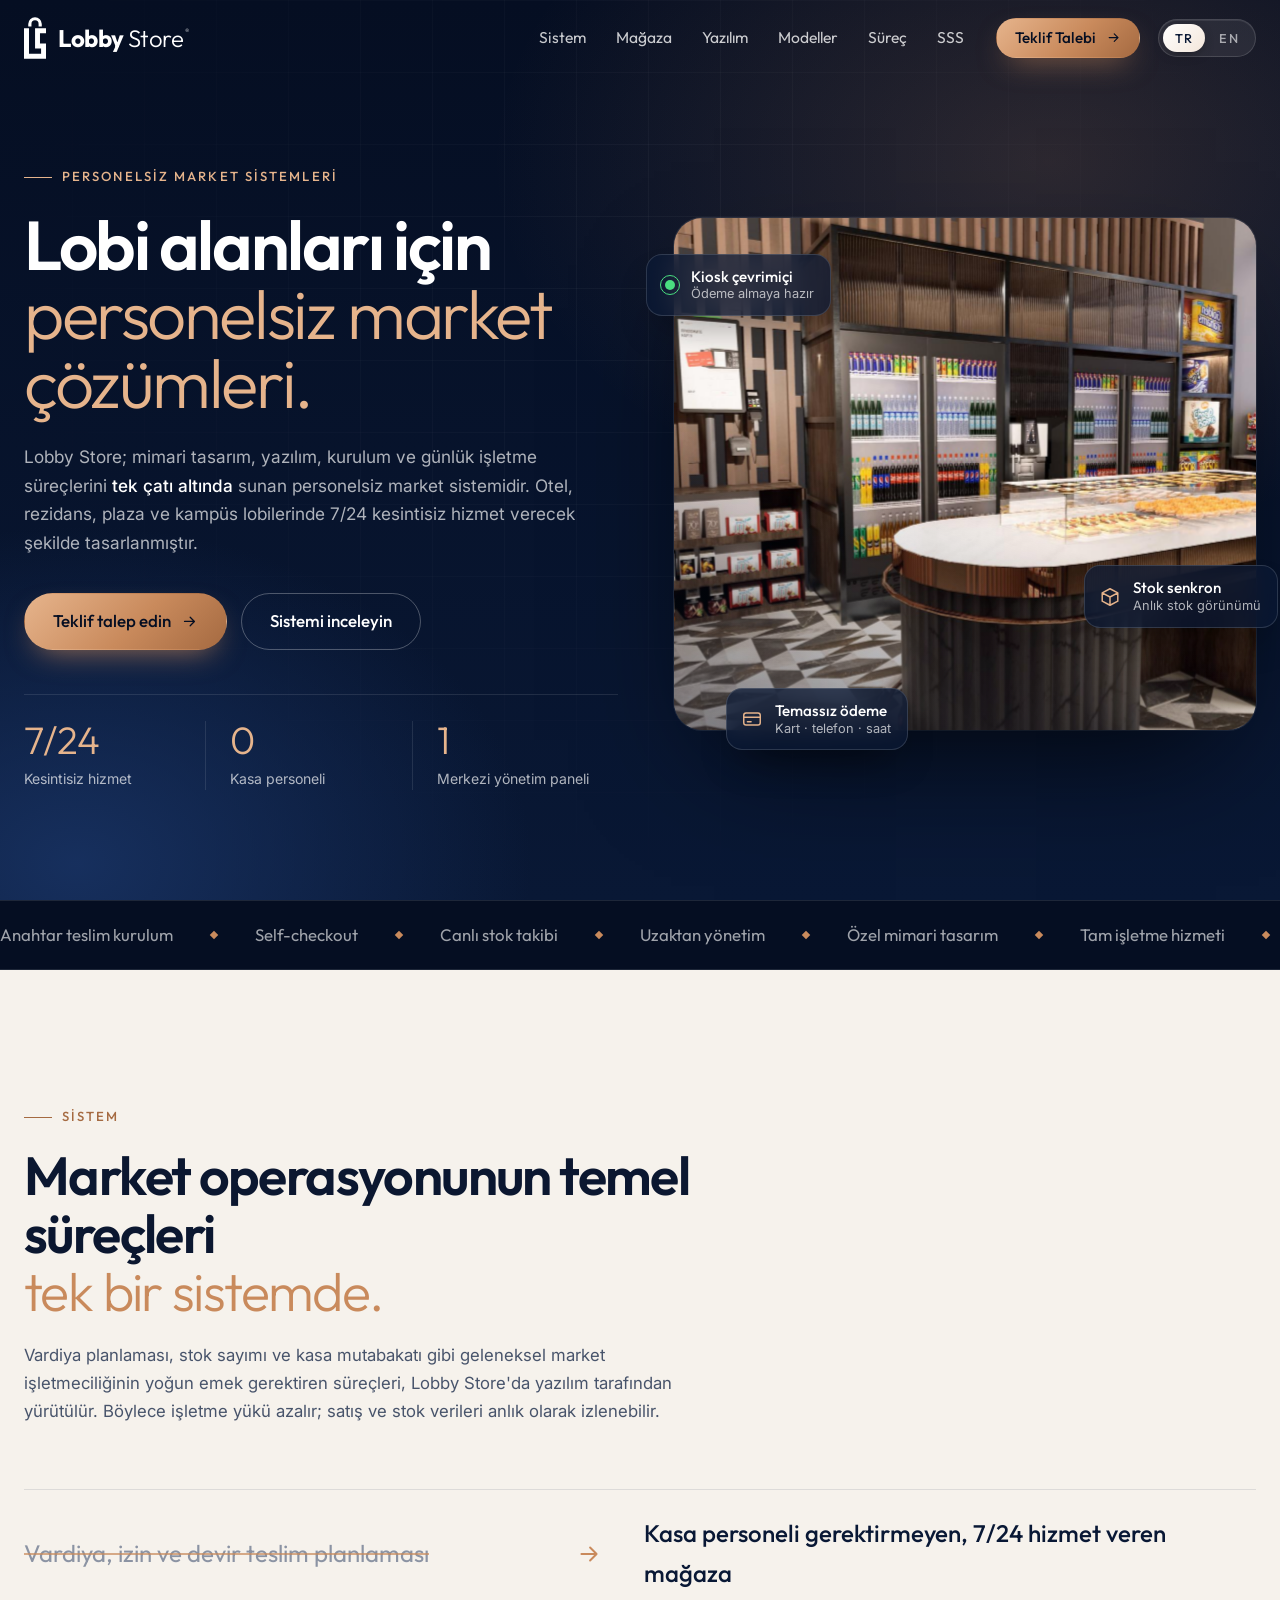
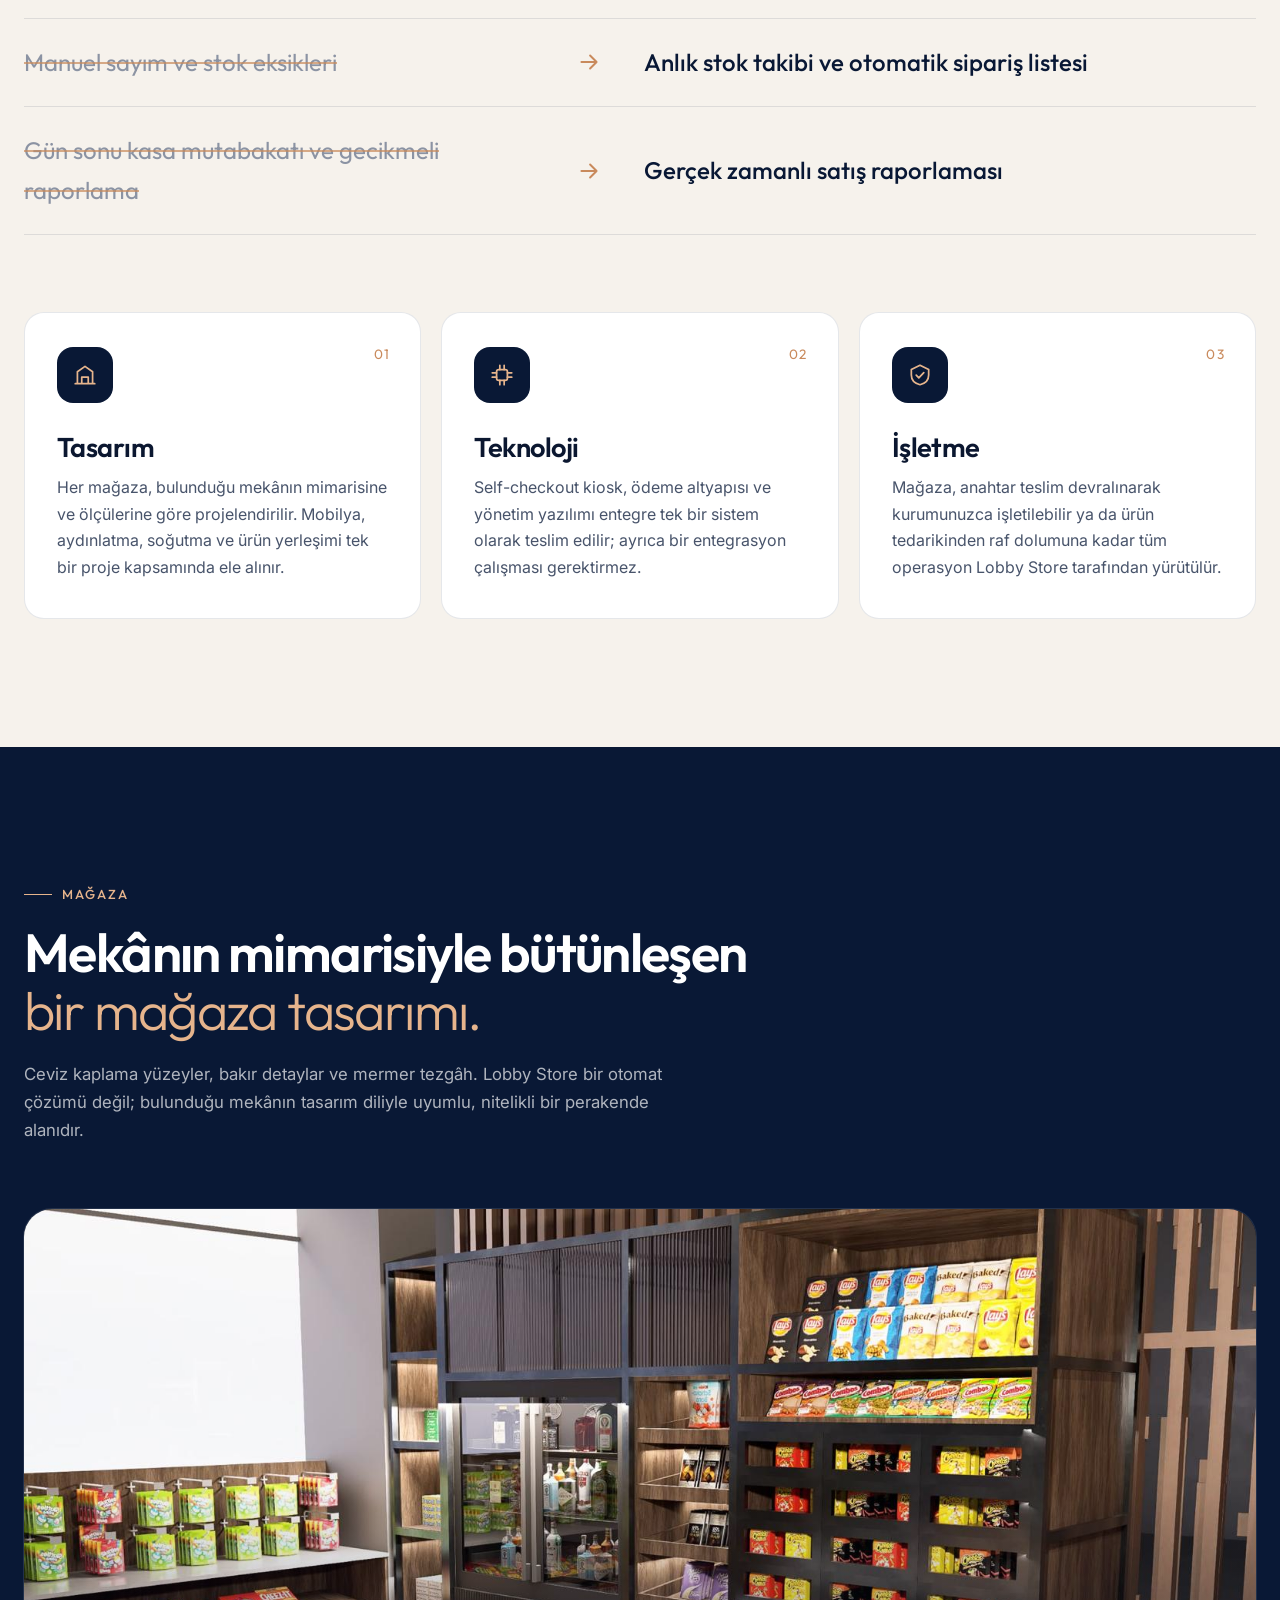
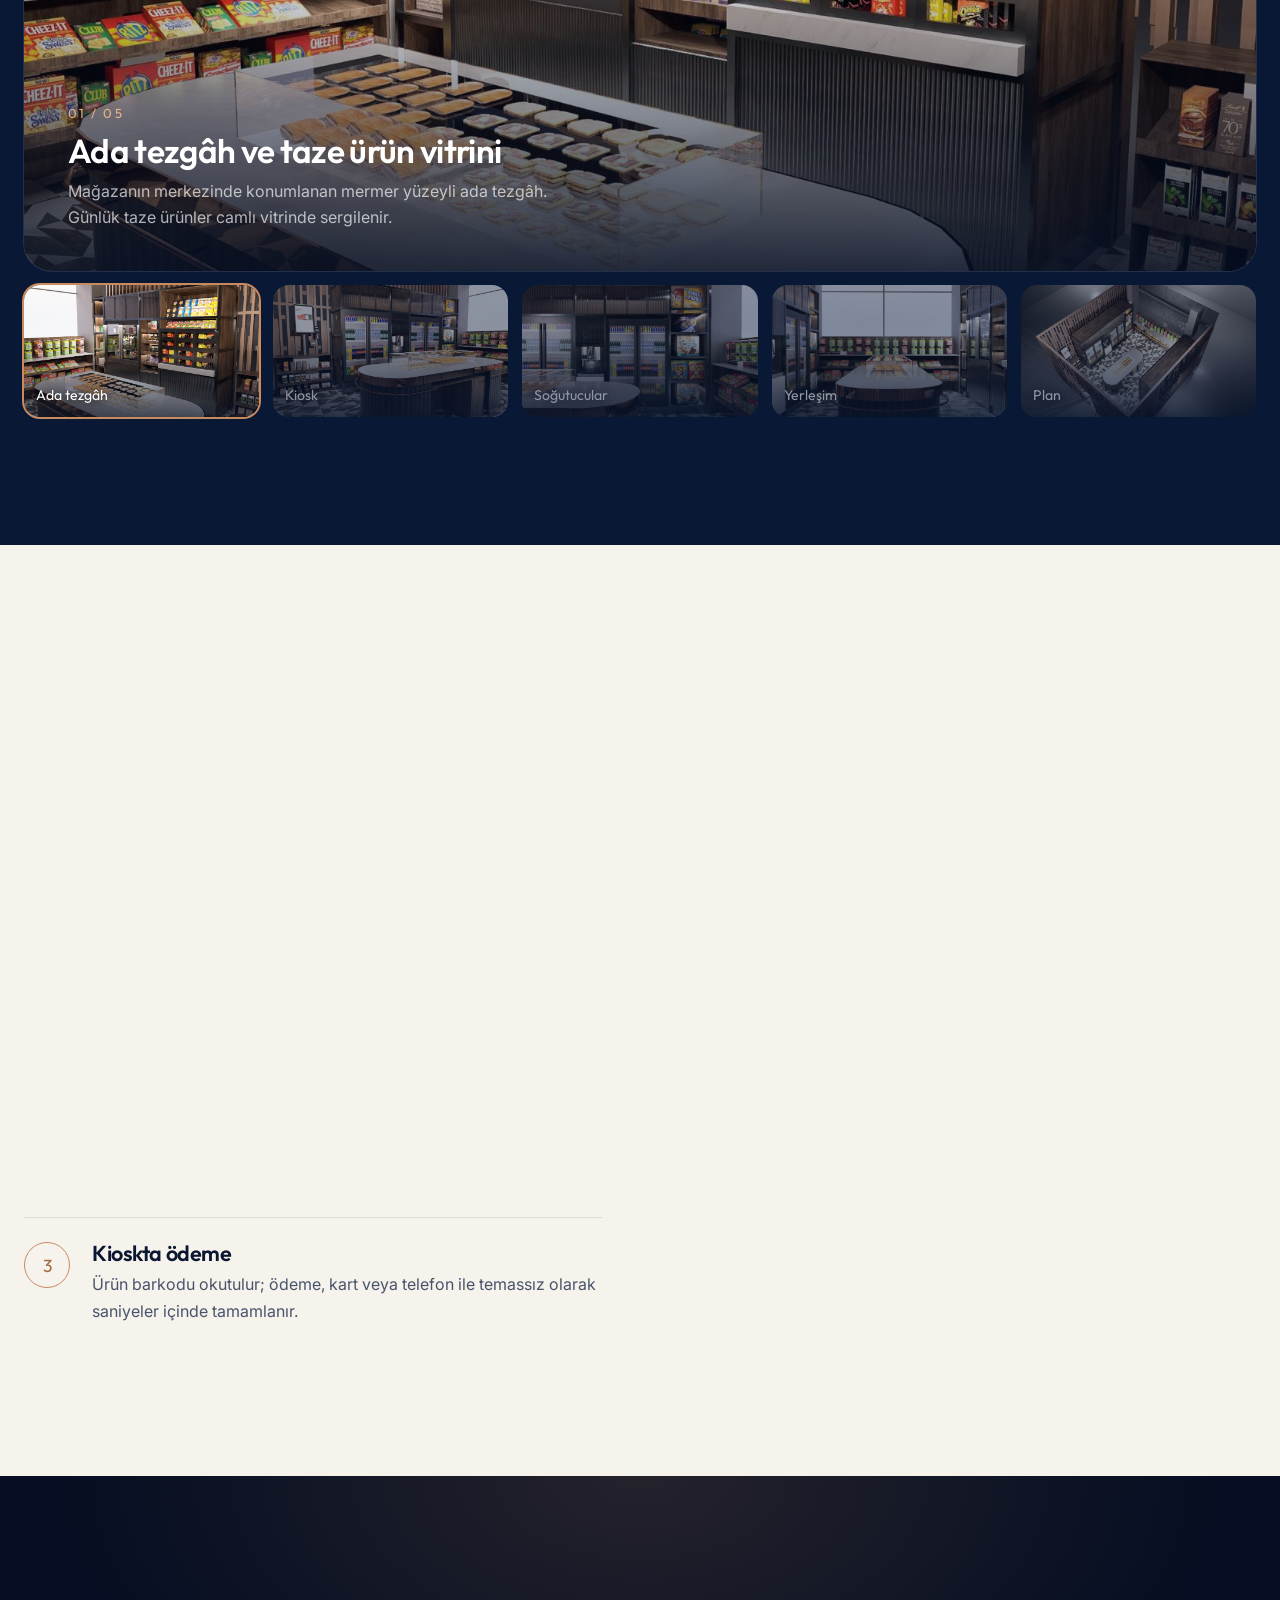
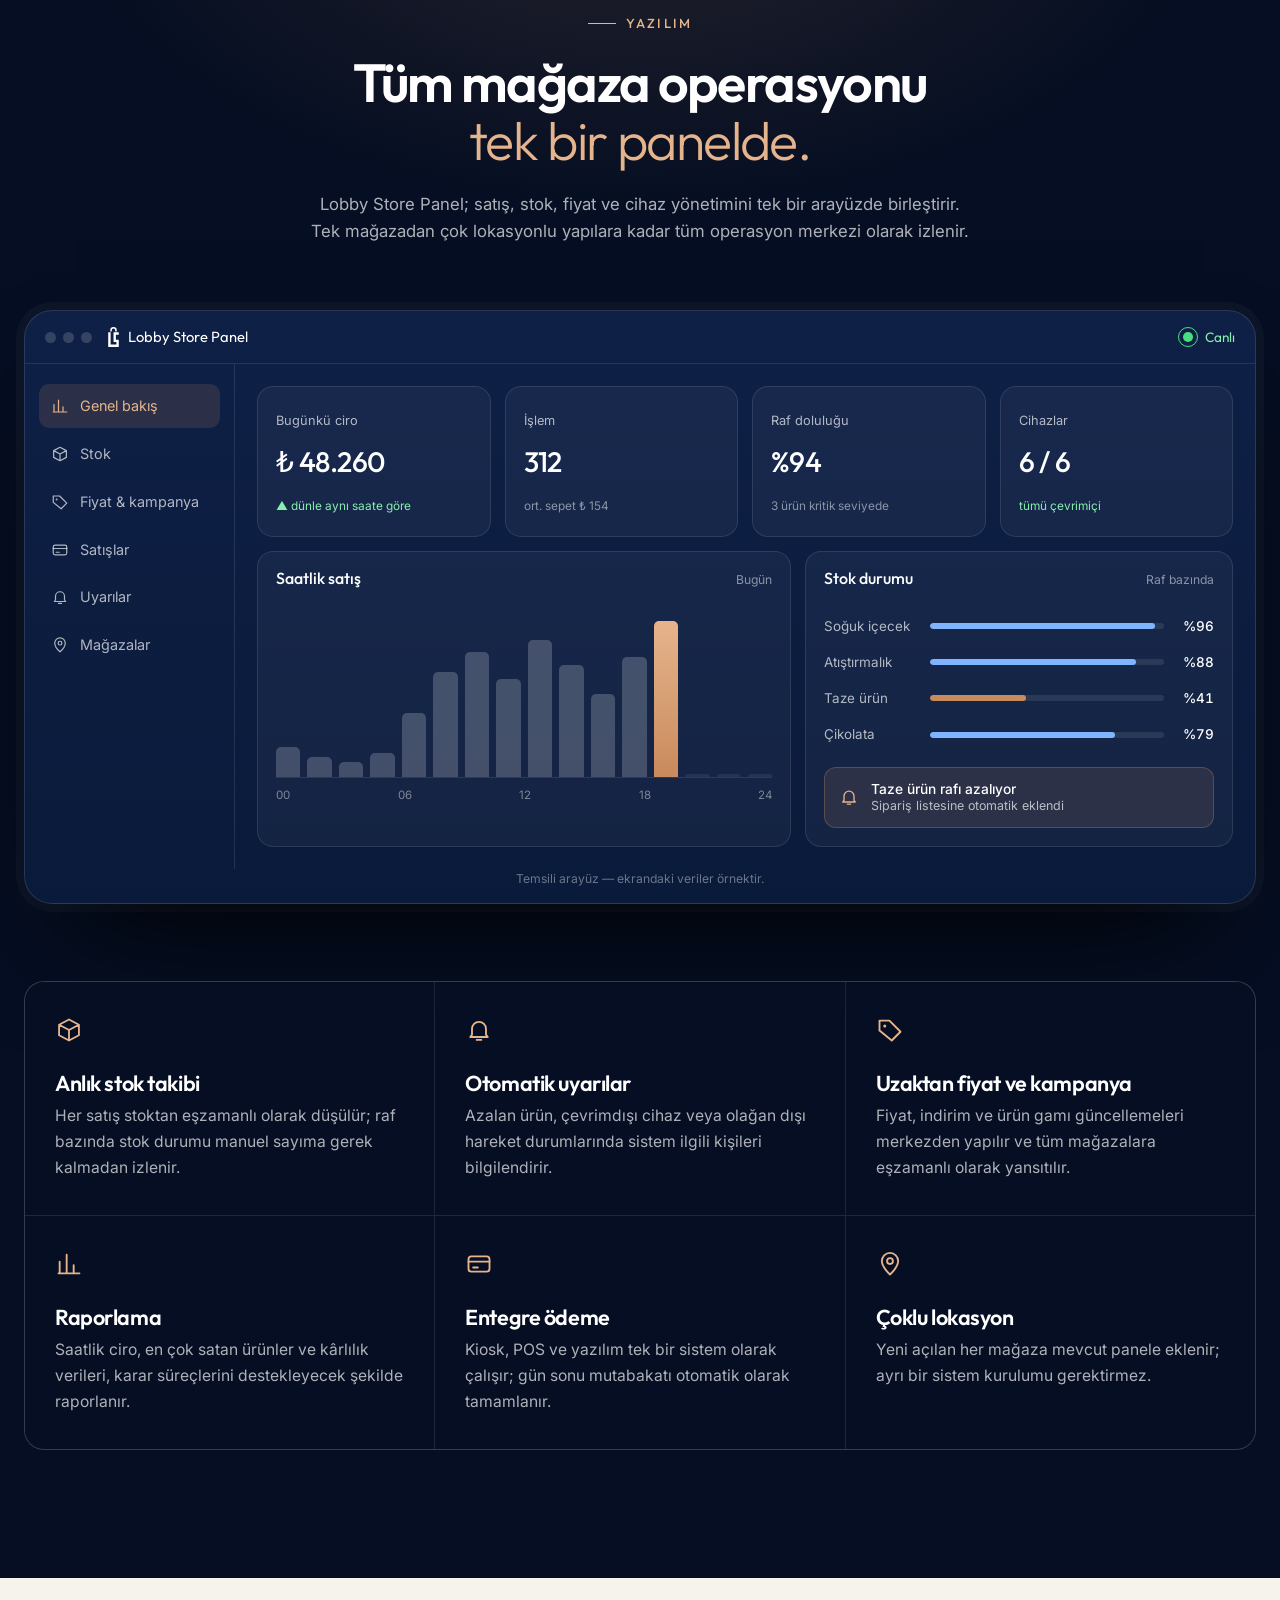
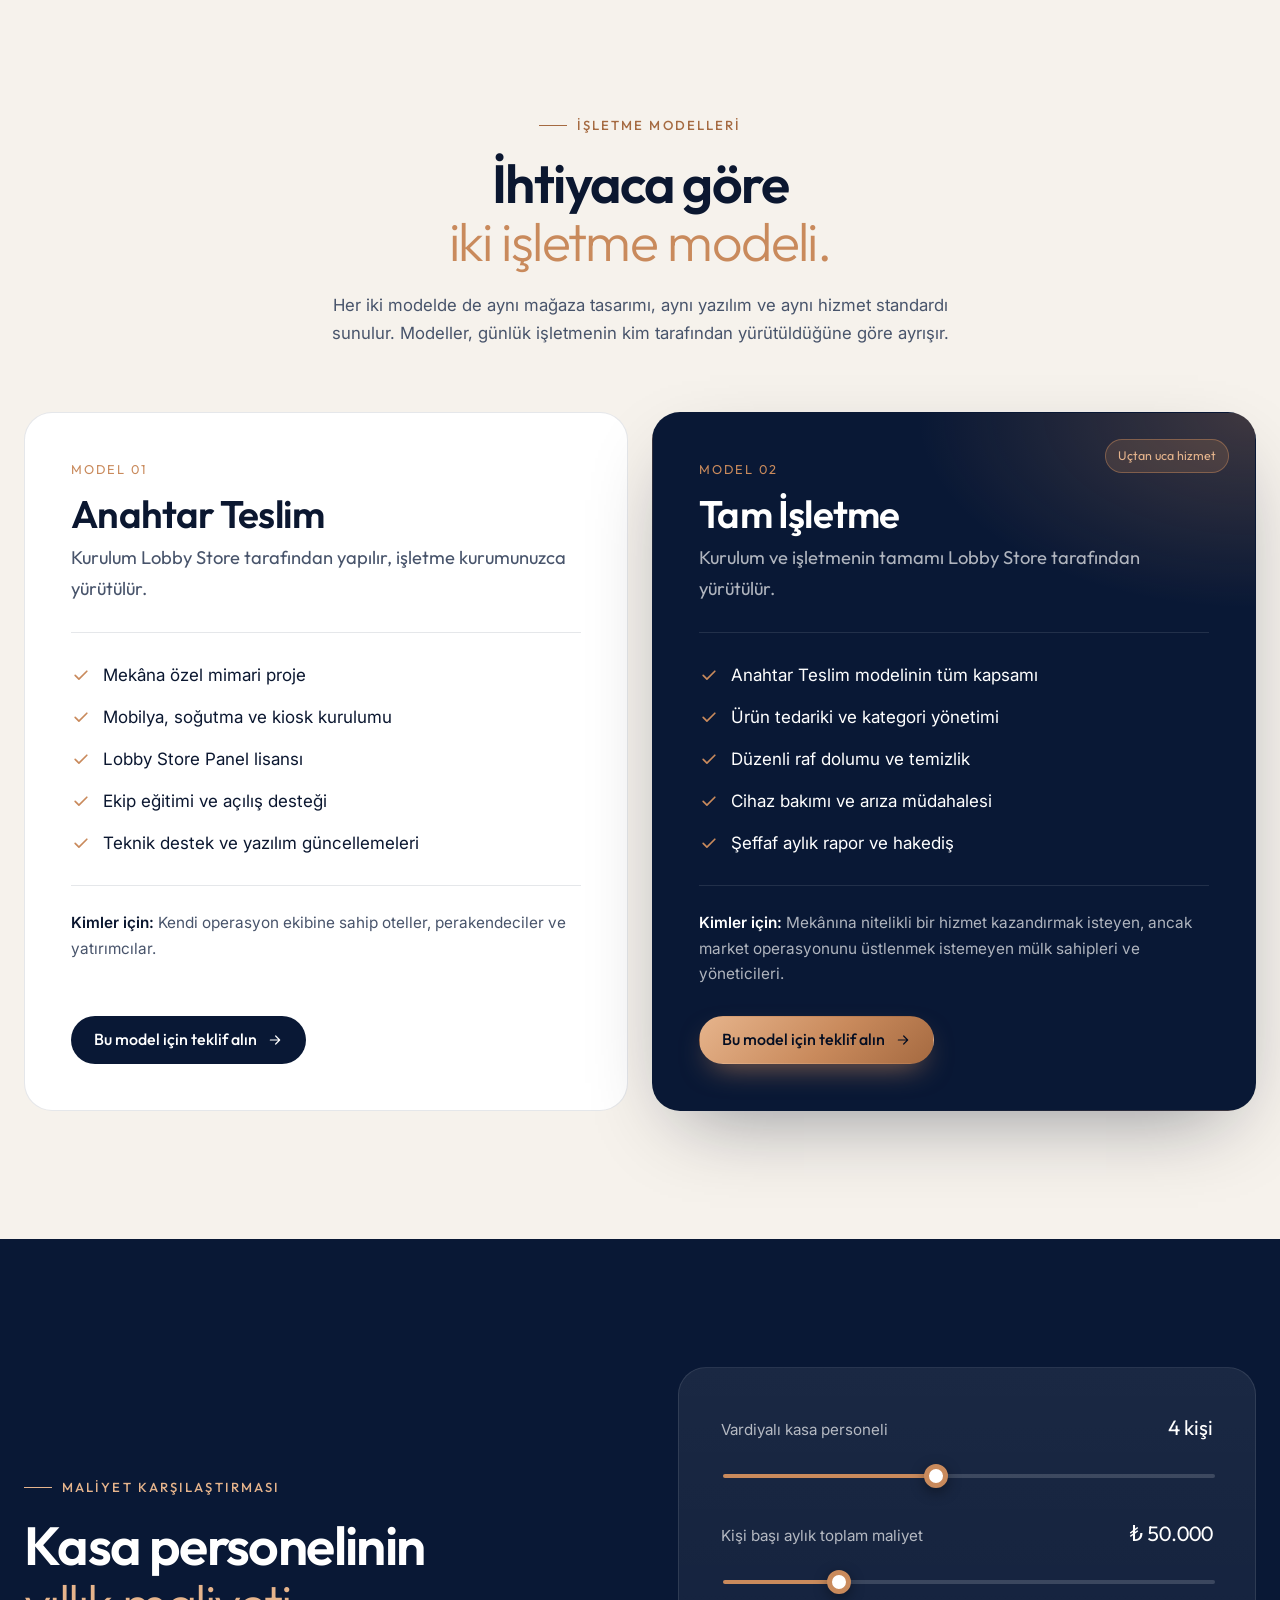
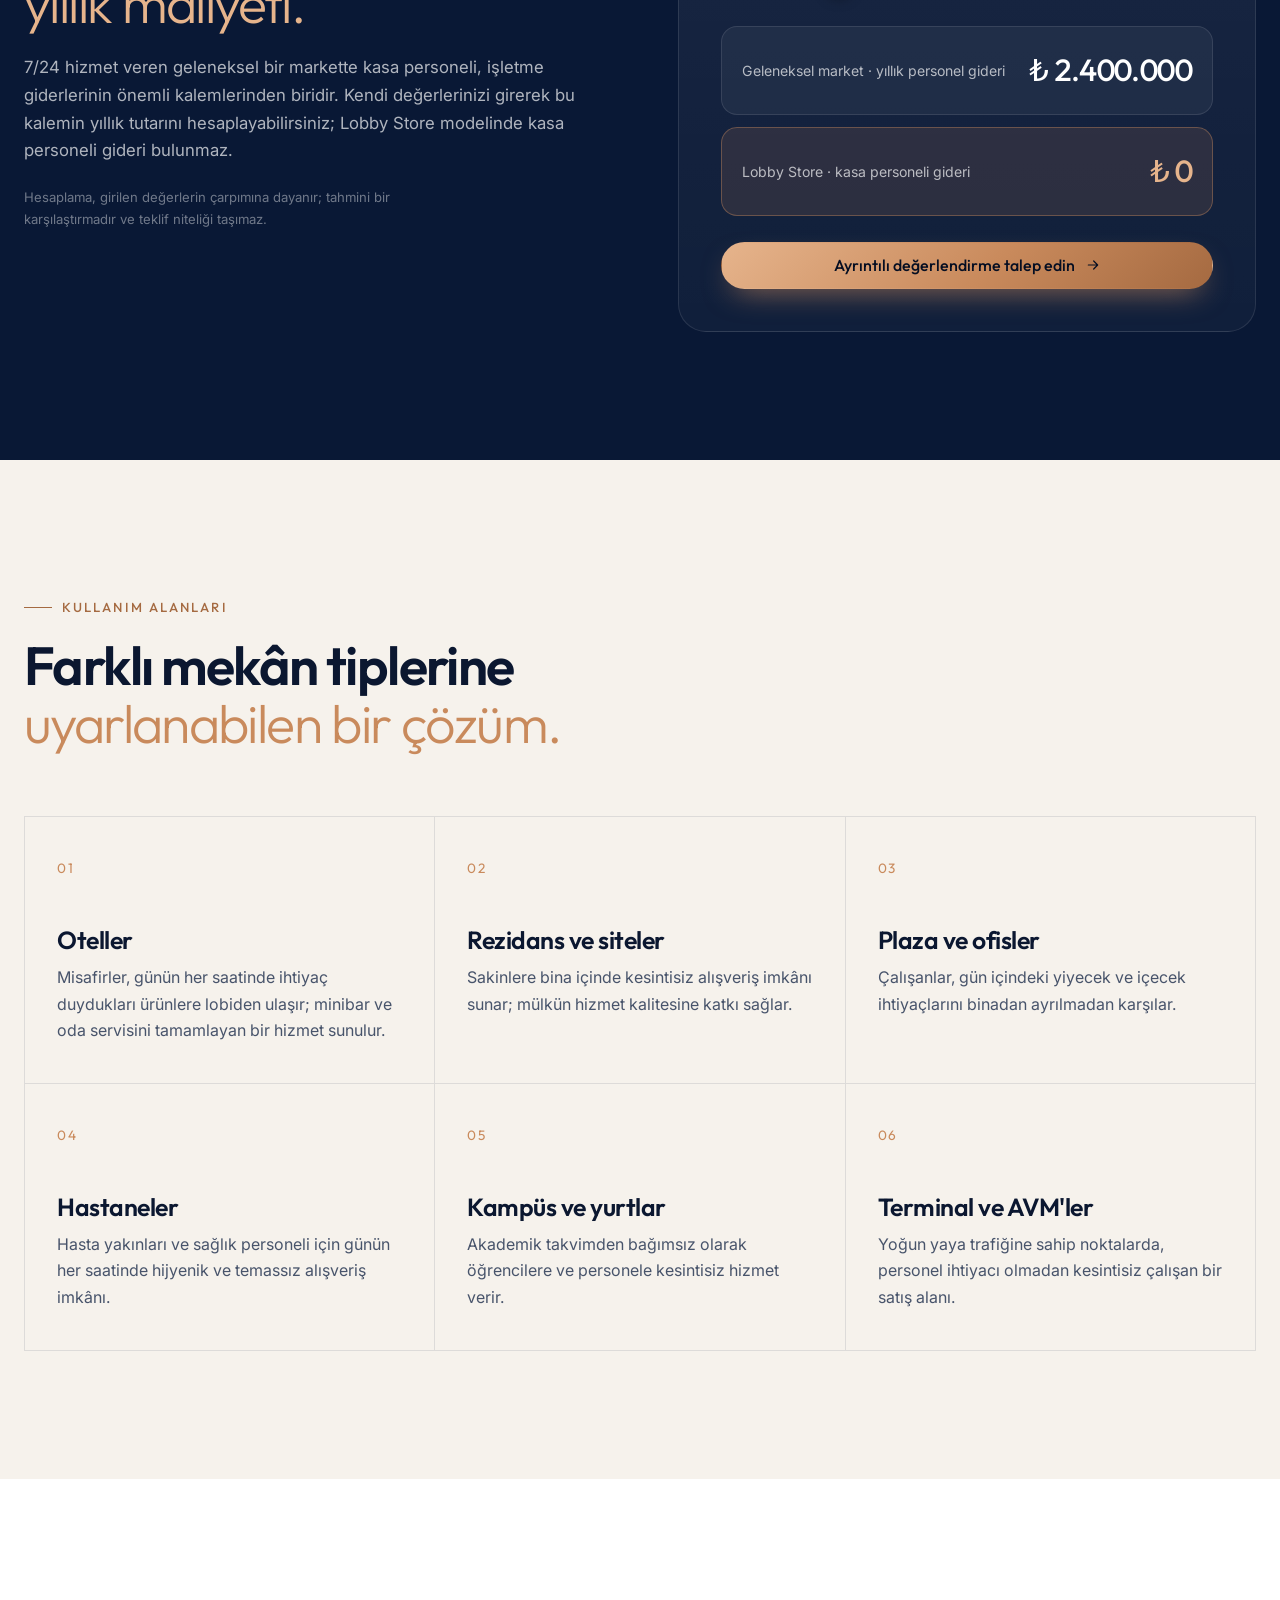
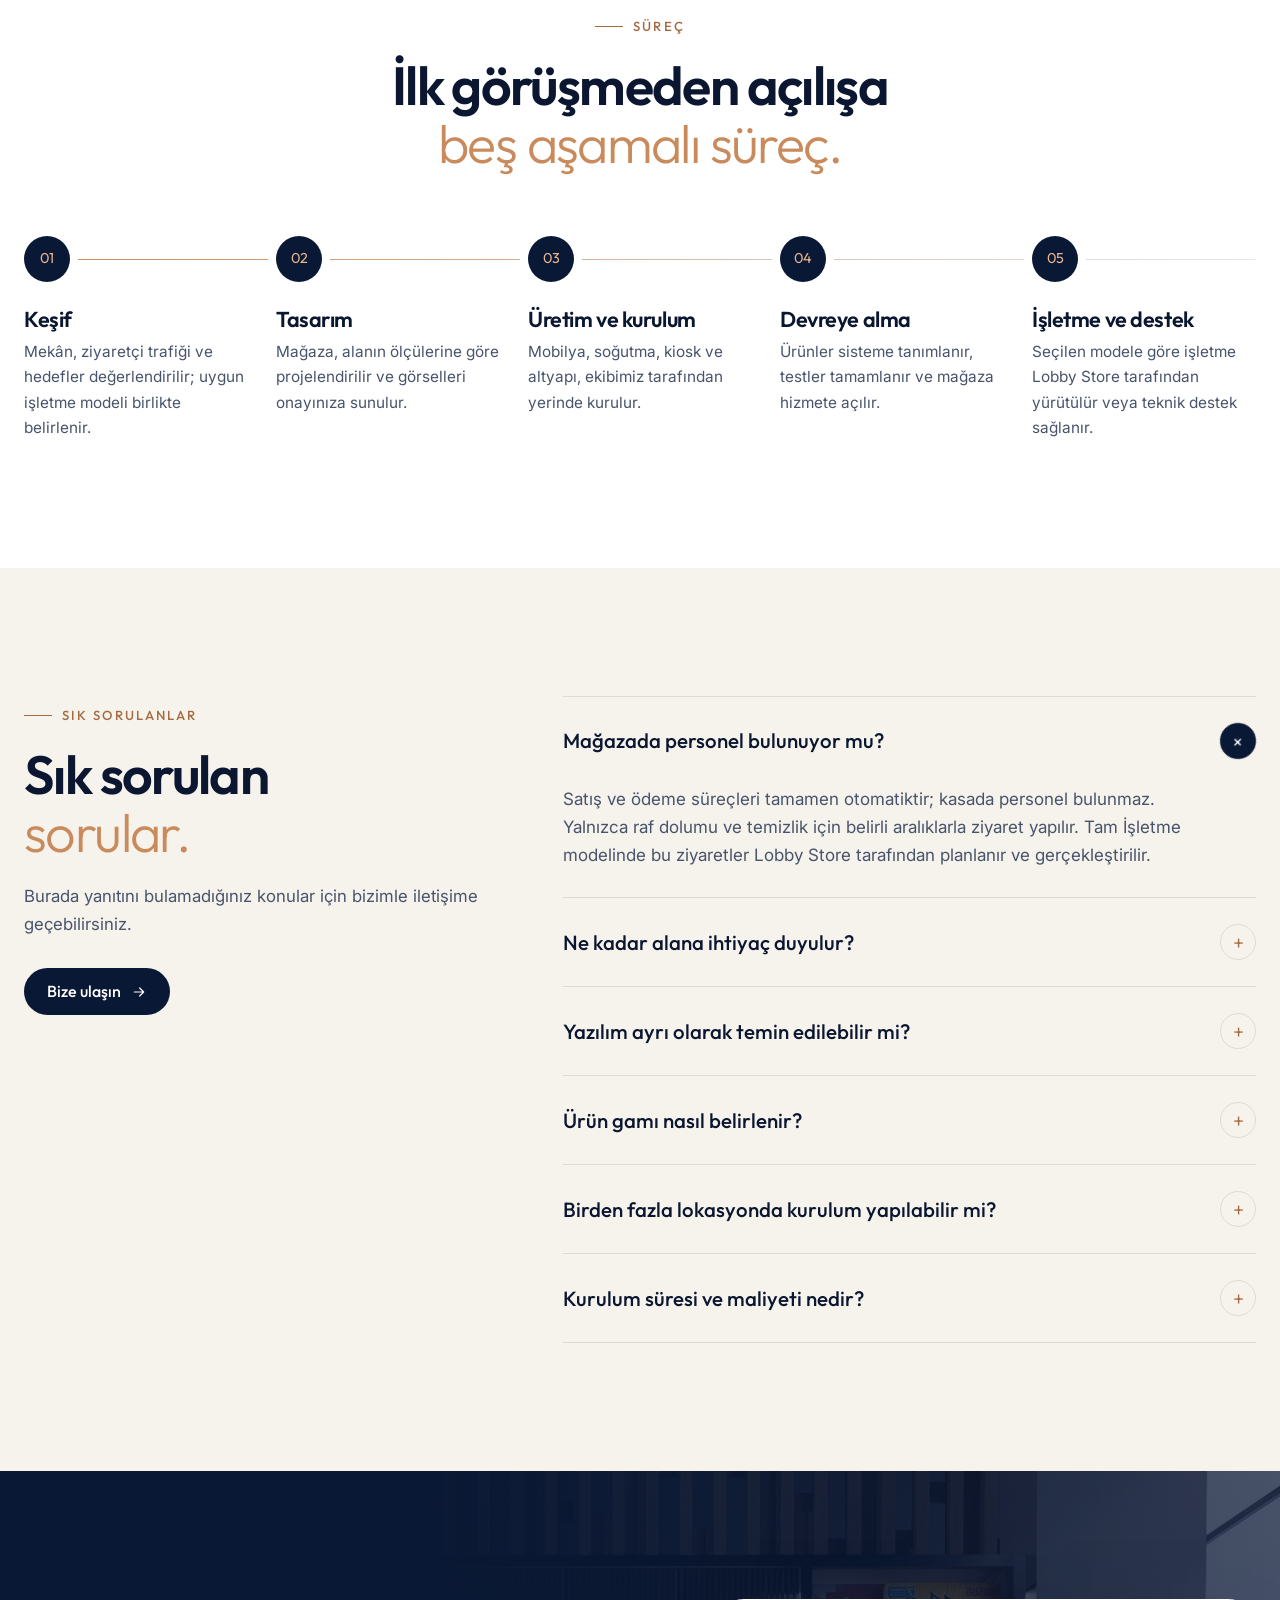
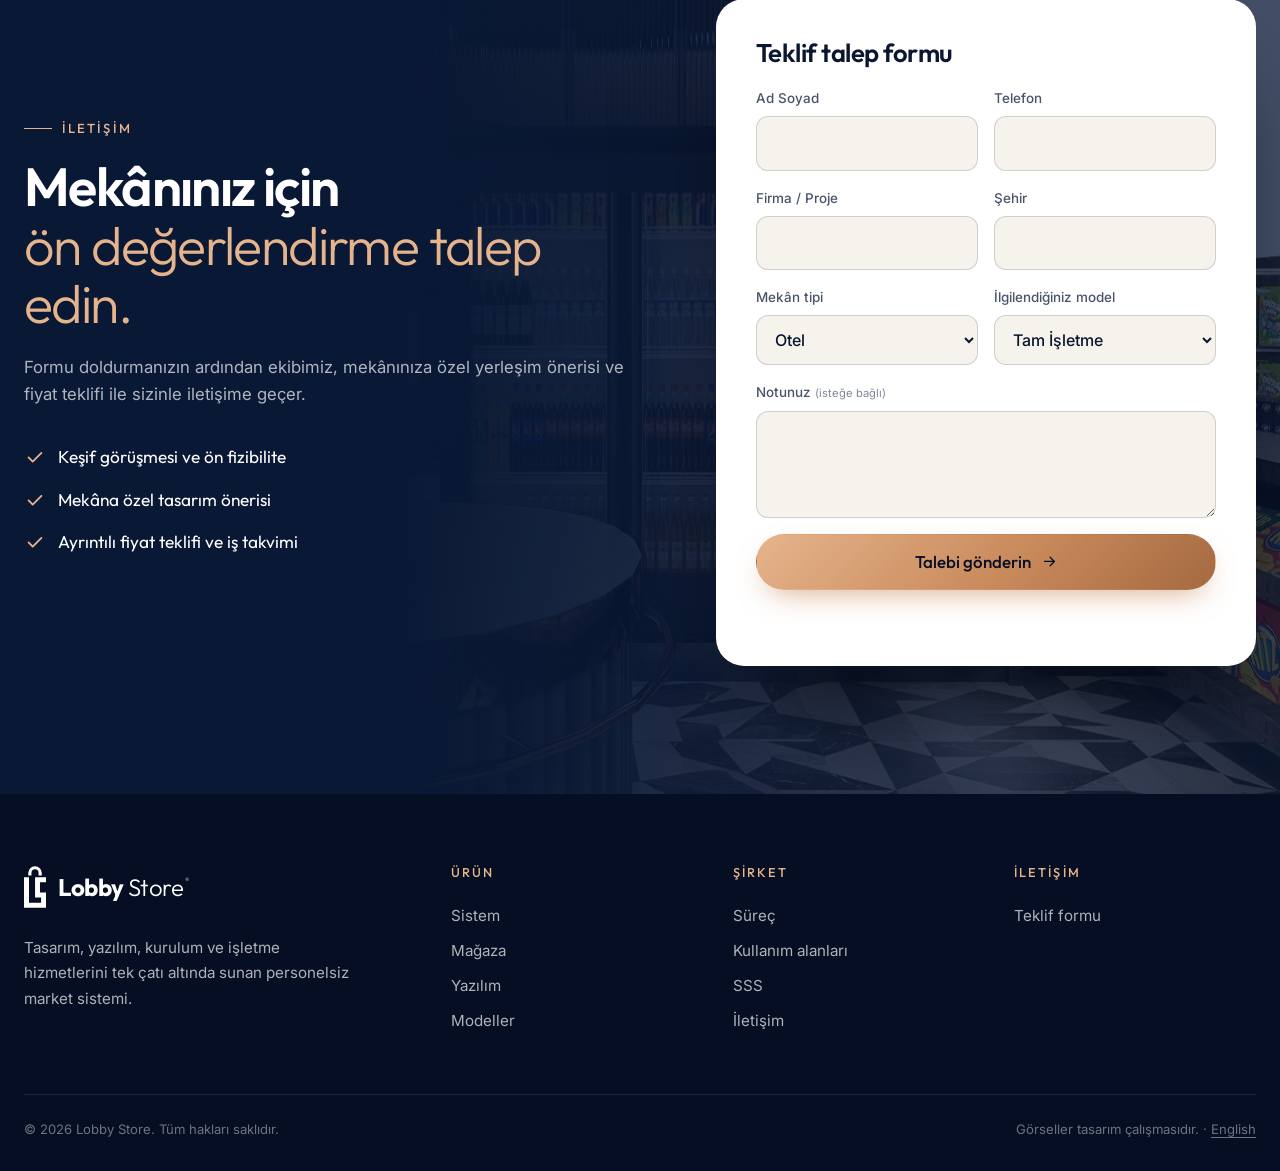
<file: index.html>
<!doctype html>
<html lang="tr">
<head>
  <meta charset="utf-8">
  <meta name="viewport" content="width=device-width, initial-scale=1">
  <title>Lobby Store | Personelsiz Otomatik Market Sistemleri</title>
  <meta name="description" content="Lobby Store; otel, rezidans, plaza ve kampüs lobileri için tasarım, yazılım, kurulum ve işletme hizmetlerini tek çatı altında sunan personelsiz market sistemidir.">
  <meta name="theme-color" content="#091835">
  <meta property="og:title" content="Lobby Store | Personelsiz Otomatik Market Sistemleri">
  <meta property="og:description" content="Tasarım, yazılım, kurulum ve işletme hizmetleri tek çatı altında. Lobi alanları için 7/24 hizmet veren personelsiz market çözümü.">
  <meta property="og:image" content="assets/img/store-kiosk.jpg">
  <meta property="og:type" content="website">
  <link rel="alternate" hreflang="tr" href="index.html">
  <link rel="alternate" hreflang="en" href="en/index.html">
  <link rel="icon" href="assets/img/favicon.svg" type="image/svg+xml">
  <link rel="preconnect" href="https://fonts.googleapis.com">
  <link rel="preconnect" href="https://fonts.gstatic.com" crossorigin>
  <link href="https://fonts.googleapis.com/css2?family=Inter:wght@400;500;600&family=Outfit:wght@300;400;500;600;700&display=swap" rel="stylesheet">
  <link rel="preload" as="image" href="assets/img/store-kiosk.jpg">
  <link rel="stylesheet" href="assets/css/style.css">
  <script>document.documentElement.classList.add("js")</script>
</head>
<body>

<svg width="0" height="0" style="position:absolute" aria-hidden="true">
  <defs>
    <symbol id="ls-mark" viewBox="48 42 537 1018">
      <path d="M152 270V207a165 165 0 0 1 330 0v63h-78v-63a87 87 0 0 0-174 0v63z"/>
      <path d="M48 315h122v623h295V808H318V315h267v120H438v253h147v372H48z"/>
    </symbol>
    <symbol id="i-arrow" viewBox="0 0 24 24"><path d="M5 12h14M13 6l6 6-6 6" fill="none" stroke="currentColor" stroke-width="1.8" stroke-linecap="round" stroke-linejoin="round"/></symbol>
    <symbol id="i-check" viewBox="0 0 24 24"><path d="M5 12.5l4.5 4.5L19 7.5" fill="none" stroke="currentColor" stroke-width="2" stroke-linecap="round" stroke-linejoin="round"/></symbol>
    <symbol id="i-design" viewBox="0 0 24 24"><path d="M3 20h18M5 20V9l7-5 7 5v11M9 20v-6h6v6" fill="none" stroke="currentColor" stroke-width="1.6" stroke-linecap="round" stroke-linejoin="round"/></symbol>
    <symbol id="i-chip" viewBox="0 0 24 24"><rect x="7" y="7" width="10" height="10" rx="2" fill="none" stroke="currentColor" stroke-width="1.6"/><path d="M10 3v4M14 3v4M10 17v4M14 17v4M3 10h4M3 14h4M17 10h4M17 14h4" fill="none" stroke="currentColor" stroke-width="1.6" stroke-linecap="round"/></symbol>
    <symbol id="i-ops" viewBox="0 0 24 24"><path d="M12 3l8 4v5c0 4.5-3.2 7.8-8 9-4.800-1.200-8-4.500-8-9V7z" fill="none" stroke="currentColor" stroke-width="1.6" stroke-linejoin="round"/><path d="M8.500 12.200l2.400 2.400 4.600-4.800" fill="none" stroke="currentColor" stroke-width="1.6" stroke-linecap="round" stroke-linejoin="round"/></symbol>
    <symbol id="i-box" viewBox="0 0 24 24"><path d="M3.500 7.500L12 3l8.500 4.500v9L12 21l-8.500-4.500zM3.500 7.500L12 12l8.500-4.500M12 12v9" fill="none" stroke="currentColor" stroke-width="1.6" stroke-linejoin="round"/></symbol>
    <symbol id="i-chart" viewBox="0 0 24 24"><path d="M4 20V10M10 20V4M16 20v-7M21 20H3" fill="none" stroke="currentColor" stroke-width="1.6" stroke-linecap="round"/></symbol>
    <symbol id="i-tag" viewBox="0 0 24 24"><path d="M3 12.500V4h8.500L21 13.500 13.500 21z" fill="none" stroke="currentColor" stroke-width="1.6" stroke-linejoin="round"/><circle cx="7.500" cy="8.500" r="1.300" fill="currentColor"/></symbol>
    <symbol id="i-bell" viewBox="0 0 24 24"><path d="M6 16V11a6 6 0 0 1 12 0v5l1.500 2h-15zM10 20.500h4" fill="none" stroke="currentColor" stroke-width="1.6" stroke-linecap="round" stroke-linejoin="round"/></symbol>
    <symbol id="i-card" viewBox="0 0 24 24"><rect x="3" y="5.500" width="18" height="13" rx="2.500" fill="none" stroke="currentColor" stroke-width="1.6"/><path d="M3 10h18M7 15h4" fill="none" stroke="currentColor" stroke-width="1.6" stroke-linecap="round"/></symbol>
    <symbol id="i-pin" viewBox="0 0 24 24"><path d="M12 21s7-6.200 7-11.500A7 7 0 0 0 5 9.500C5 14.800 12 21 12 21z" fill="none" stroke="currentColor" stroke-width="1.6" stroke-linejoin="round"/><circle cx="12" cy="9.500" r="2.500" fill="none" stroke="currentColor" stroke-width="1.6"/></symbol>
  </defs>
</svg>

<header class="nav" id="nav">
  <div class="wrap nav__in">
    <a class="brand" href="#top" aria-label="Lobby Store ana sayfa">
      <svg class="brand__mark" aria-hidden="true"><use href="#ls-mark"/></svg>
      <span class="brand__word"><b>Lobby</b>Store<sup>®</sup></span>
    </a>
    <nav class="nav__links" id="navLinks" aria-label="Ana menü">
      <a href="#sistem">Sistem</a>
      <a href="#magaza">Mağaza</a>
      <a href="#yazilim">Yazılım</a>
      <a href="#modeller">Modeller</a>
      <a href="#surec">Süreç</a>
      <a href="#sss">SSS</a>
      <a class="btn btn--copper nav__cta-m" href="#iletisim">Teklif Talebi</a>
    </nav>
    <a class="btn btn--copper nav__cta" href="#iletisim">Teklif Talebi <svg><use href="#i-arrow"/></svg></a>
    <div class="lang" role="group" aria-label="Dil seçimi">
      <span class="is-on" aria-current="true">TR</span>
      <a href="en/index.html" lang="en" hreflang="en" aria-label="English">EN</a>
    </div>
    <button class="nav__burger" id="burger" aria-label="Menüyü aç" aria-expanded="false" aria-controls="navLinks"><span></span><span></span></button>
  </div>
</header>

<main id="top">

  <!-- HERO -->
  <section class="hero">
    <div class="hero__bg" aria-hidden="true"></div>
    <div class="wrap hero__in">
      <div class="hero__copy">
        <p class="eyebrow eyebrow--light"><span class="dot"></span> Personelsiz market sistemleri</p>
        <h1>Lobi alanları için<br><em>personelsiz market çözümleri.</em></h1>
        <p class="hero__lead">Lobby Store; mimari tasarım, yazılım, kurulum ve günlük işletme süreçlerini <strong>tek çatı altında</strong> sunan personelsiz market sistemidir. Otel, rezidans, plaza ve kampüs lobilerinde 7/24 kesintisiz hizmet verecek şekilde tasarlanmıştır.</p>
        <div class="hero__cta">
          <a class="btn btn--copper btn--lg" href="#iletisim">Teklif talep edin <svg><use href="#i-arrow"/></svg></a>
          <a class="btn btn--ghost btn--lg" href="#sistem">Sistemi inceleyin</a>
        </div>
        <ul class="hero__facts">
          <li><b>7/24</b><span>Kesintisiz hizmet</span></li>
          <li><b>0</b><span>Kasa personeli</span></li>
          <li><b>1</b><span>Merkezi yönetim paneli</span></li>
        </ul>
      </div>

      <div class="hero__visual">
        <figure class="hero__frame">
          <img src="assets/img/store-kiosk.jpg" alt="Lobby Store: self-checkout kiosku, soğutucuları ve ada tezgâhıyla personelsiz market" width="1600" height="1062" fetchpriority="high">
        </figure>
        <div class="chip chip--a"><span class="pulse"></span><div><b>Kiosk çevrimiçi</b><span>Ödeme almaya hazır</span></div></div>
        <div class="chip chip--b"><svg><use href="#i-box"/></svg><div><b>Stok senkron</b><span>Anlık stok görünümü</span></div></div>
        <div class="chip chip--c"><svg><use href="#i-card"/></svg><div><b>Temassız ödeme</b><span>Kart · telefon · saat</span></div></div>
      </div>
    </div>
  </section>

  <!-- TICKER -->
  <div class="ticker" aria-hidden="true">
    <div class="ticker__track">
      <span>Anahtar teslim kurulum</span><i></i><span>Self-checkout</span><i></i><span>Canlı stok takibi</span><i></i><span>Uzaktan yönetim</span><i></i><span>Özel mimari tasarım</span><i></i><span>Tam işletme hizmeti</span><i></i><span>7/24 hizmet</span><i></i>
      <span>Anahtar teslim kurulum</span><i></i><span>Self-checkout</span><i></i><span>Canlı stok takibi</span><i></i><span>Uzaktan yönetim</span><i></i><span>Özel mimari tasarım</span><i></i><span>Tam işletme hizmeti</span><i></i><span>7/24 hizmet</span><i></i>
    </div>
  </div>

  <!-- SİSTEM -->
  <section class="section section--cream" id="sistem">
    <div class="wrap">
      <div class="head reveal">
        <p class="eyebrow">Sistem</p>
        <h2>Market operasyonunun temel süreçleri<br class="br-d"> <em>tek bir sistemde.</em></h2>
        <p class="lead">Vardiya planlaması, stok sayımı ve kasa mutabakatı gibi geleneksel market işletmeciliğinin yoğun emek gerektiren süreçleri, Lobby Store'da yazılım tarafından yürütülür. Böylece işletme yükü azalır; satış ve stok verileri anlık olarak izlenebilir.</p>
      </div>

      <div class="shift reveal">
        <div class="shift__row"><span class="shift__old">Vardiya, izin ve devir teslim planlaması</span><svg><use href="#i-arrow"/></svg><span class="shift__new">Kasa personeli gerektirmeyen, 7/24 hizmet veren mağaza</span></div>
        <div class="shift__row"><span class="shift__old">Manuel sayım ve stok eksikleri</span><svg><use href="#i-arrow"/></svg><span class="shift__new">Anlık stok takibi ve otomatik sipariş listesi</span></div>
        <div class="shift__row"><span class="shift__old">Gün sonu kasa mutabakatı ve gecikmeli raporlama</span><svg><use href="#i-arrow"/></svg><span class="shift__new">Gerçek zamanlı satış raporlaması</span></div>
      </div>

      <div class="pillars">
        <article class="pillar reveal">
          <div class="pillar__ico"><svg><use href="#i-design"/></svg></div>
          <span class="pillar__no">01</span>
          <h3>Tasarım</h3>
          <p>Her mağaza, bulunduğu mekânın mimarisine ve ölçülerine göre projelendirilir. Mobilya, aydınlatma, soğutma ve ürün yerleşimi tek bir proje kapsamında ele alınır.</p>
        </article>
        <article class="pillar reveal">
          <div class="pillar__ico"><svg><use href="#i-chip"/></svg></div>
          <span class="pillar__no">02</span>
          <h3>Teknoloji</h3>
          <p>Self-checkout kiosk, ödeme altyapısı ve yönetim yazılımı entegre tek bir sistem olarak teslim edilir; ayrıca bir entegrasyon çalışması gerektirmez.</p>
        </article>
        <article class="pillar reveal">
          <div class="pillar__ico"><svg><use href="#i-ops"/></svg></div>
          <span class="pillar__no">03</span>
          <h3>İşletme</h3>
          <p>Mağaza, anahtar teslim devralınarak kurumunuzca işletilebilir ya da ürün tedarikinden raf dolumuna kadar tüm operasyon Lobby Store tarafından yürütülür.</p>
        </article>
      </div>
    </div>
  </section>

  <!-- MAĞAZA / GALERİ -->
  <section class="section section--navy" id="magaza">
    <div class="wrap">
      <div class="head head--light reveal">
        <p class="eyebrow eyebrow--light">Mağaza</p>
        <h2>Mekânın mimarisiyle bütünleşen<br><em>bir mağaza tasarımı.</em></h2>
        <p class="lead">Ceviz kaplama yüzeyler, bakır detaylar ve mermer tezgâh. Lobby Store bir otomat çözümü değil; bulunduğu mekânın tasarım diliyle uyumlu, nitelikli bir perakende alanıdır.</p>
      </div>

      <div class="show reveal">
        <div class="show__stage">
          <img id="showImg" src="assets/img/store-snacks.jpg" alt="Ada tezgâh ve taze ürün vitrini" loading="lazy" width="1600" height="1062">
          <div class="show__cap">
            <span id="showNo">01 / 05</span>
            <h3 id="showTitle">Ada tezgâh ve taze ürün vitrini</h3>
            <p id="showText">Mağazanın merkezinde konumlanan mermer yüzeyli ada tezgâh. Günlük taze ürünler camlı vitrinde sergilenir.</p>
          </div>
        </div>
        <div class="show__tabs" role="tablist" aria-label="Mağaza görselleri">
          <button role="tab" aria-selected="true" class="is-on" data-img="assets/img/store-snacks.jpg" data-title="Ada tezgâh ve taze ürün vitrini" data-text="Mağazanın merkezinde konumlanan mermer yüzeyli ada tezgâh. Günlük taze ürünler camlı vitrinde sergilenir."><img src="assets/img/store-snacks.jpg" alt="" loading="lazy"><span>Ada tezgâh</span></button>
          <button role="tab" aria-selected="false" data-img="assets/img/store-kiosk.jpg" data-title="Self-checkout noktası" data-text="Girişin yanında konumlanan dokunmatik ekranlı ödeme kiosku. Ürün barkodu okutulur, ödeme temassız olarak tamamlanır."><img src="assets/img/store-kiosk.jpg" alt="" loading="lazy"><span>Kiosk</span></button>
          <button role="tab" aria-selected="false" data-img="assets/img/store-coolers.jpg" data-title="Soğutucular ve kahve istasyonu" data-text="Gömme cam kapaklı soğutucular ve tam otomatik kahve makinesi, mobilya bütünlüğü içinde konumlandırılır."><img src="assets/img/store-coolers.jpg" alt="" loading="lazy"><span>Soğutucular</span></button>
          <button role="tab" aria-selected="false" data-img="assets/img/store-front.jpg" data-title="Dengeli, ferah yerleşim" data-text="Müşteri akışı ada tezgâhın çevresinde kurgulanır; ürün grupları kolayca ayırt edilir."><img src="assets/img/store-front.jpg" alt="" loading="lazy"><span>Yerleşim</span></button>
          <button role="tab" aria-selected="false" data-img="assets/img/store-top.jpg" data-title="Kompakt ayak izi" data-text="Sınırlı bir lobi alanı yeterlidir. Modül, mekânın ölçülerine göre projelendirilir."><img src="assets/img/store-top.jpg" alt="" loading="lazy"><span>Plan</span></button>
        </div>
      </div>
    </div>
  </section>

  <!-- ALIŞVERİŞ AKIŞI -->
  <section class="section section--cream" id="nasil">
    <div class="wrap flow">
      <div class="flow__copy">
        <div class="head reveal">
          <p class="eyebrow">Müşteri deneyimi</p>
          <h2><em>Üç adımda</em> tamamlanan<br>alışveriş deneyimi.</h2>
          <p class="lead">Mağaza, günün her saatinde aynı hizmet standardını sunar: aydınlatılmış bir alan, düzenli raflar ve saniyeler içinde tamamlanan ödeme.</p>
        </div>
        <ol class="steps">
          <li class="reveal"><span>1</span><div><h3>Giriş</h3><p>Mağazaya giriş serbesttir; alan günün her saatinde alışverişe hazırdır.</p></div></li>
          <li class="reveal"><span>2</span><div><h3>Ürün seçimi</h3><p>Soğuk içecek, atıştırmalık, taze sandviç ve kahve gibi ürünler düzenli raflarda, açık fiyat etiketleriyle sunulur.</p></div></li>
          <li class="reveal"><span>3</span><div><h3>Kioskta ödeme</h3><p>Ürün barkodu okutulur; ödeme, kart veya telefon ile temassız olarak saniyeler içinde tamamlanır.</p></div></li>
        </ol>
      </div>
      <figure class="flow__img reveal">
        <img src="assets/img/store-front.jpg" alt="Lobby Store iç mekân: ada tezgâh, raflar ve soğutucular" loading="lazy" width="1320" height="929">
        <figcaption><svg><use href="#i-card"/></svg> Kasa kuyruğu olmadan, temassız ödeme.</figcaption>
      </figure>
    </div>
  </section>

  <!-- YAZILIM -->
  <section class="section section--navy section--glow" id="yazilim">
    <div class="wrap">
      <div class="head head--light head--center reveal">
        <p class="eyebrow eyebrow--light">Yazılım</p>
        <h2>Tüm mağaza operasyonu<br><em>tek bir panelde.</em></h2>
        <p class="lead">Lobby Store Panel; satış, stok, fiyat ve cihaz yönetimini tek bir arayüzde birleştirir. Tek mağazadan çok lokasyonlu yapılara kadar tüm operasyon merkezi olarak izlenir.</p>
      </div>

      <div class="dash reveal" aria-label="Lobby Store Panel temsili arayüz">
        <div class="dash__bar">
          <div class="dash__dots"><i></i><i></i><i></i></div>
          <div class="dash__title"><svg><use href="#ls-mark"/></svg> Lobby Store Panel</div>
          <div class="dash__live"><span class="pulse"></span> Canlı</div>
        </div>
        <div class="dash__body">
          <aside class="dash__side">
            <a class="is-on"><svg><use href="#i-chart"/></svg> Genel bakış</a>
            <a><svg><use href="#i-box"/></svg> Stok</a>
            <a><svg><use href="#i-tag"/></svg> Fiyat &amp; kampanya</a>
            <a><svg><use href="#i-card"/></svg> Satışlar</a>
            <a><svg><use href="#i-bell"/></svg> Uyarılar</a>
            <a><svg><use href="#i-pin"/></svg> Mağazalar</a>
          </aside>
          <div class="dash__main">
            <div class="kpis">
              <div class="kpi"><span>Bugünkü ciro</span><b>₺ 48.260</b><em class="up">▲ dünle aynı saate göre</em></div>
              <div class="kpi"><span>İşlem</span><b>312</b><em>ort. sepet ₺ 154</em></div>
              <div class="kpi"><span>Raf doluluğu</span><b>%94</b><em>3 ürün kritik seviyede</em></div>
              <div class="kpi"><span>Cihazlar</span><b>6 / 6</b><em class="up">tümü çevrimiçi</em></div>
            </div>
            <div class="dash__grid">
              <div class="card-d">
                <header><h4>Saatlik satış</h4><span>Bugün</span></header>
                <div class="bars" aria-hidden="true">
                  <i style="--h:18%"></i><i style="--h:12%"></i><i style="--h:9%"></i><i style="--h:14%"></i><i style="--h:38%"></i><i style="--h:62%"></i><i style="--h:74%"></i><i style="--h:58%"></i><i style="--h:81%"></i><i style="--h:66%"></i><i style="--h:49%"></i><i style="--h:71%"></i><i style="--h:92%" class="is-now"></i><i style="--h:0%" class="is-next"></i><i style="--h:0%" class="is-next"></i><i style="--h:0%" class="is-next"></i>
                </div>
                <div class="bars__x"><span>00</span><span>06</span><span>12</span><span>18</span><span>24</span></div>
              </div>
              <div class="card-d">
                <header><h4>Stok durumu</h4><span>Raf bazında</span></header>
                <ul class="stock">
                  <li><span>Soğuk içecek</span><div><i style="--w:96%"></i></div><b>%96</b></li>
                  <li><span>Atıştırmalık</span><div><i style="--w:88%"></i></div><b>%88</b></li>
                  <li><span>Taze ürün</span><div><i style="--w:41%" class="warn"></i></div><b>%41</b></li>
                  <li><span>Çikolata</span><div><i style="--w:79%"></i></div><b>%79</b></li>
                </ul>
                <div class="alert-d"><svg><use href="#i-bell"/></svg><div><b>Taze ürün rafı azalıyor</b><span>Sipariş listesine otomatik eklendi</span></div></div>
              </div>
            </div>
          </div>
        </div>
        <p class="dash__note">Temsili arayüz — ekrandaki veriler örnektir.</p>
      </div>

      <div class="feats">
        <article class="feat reveal"><svg><use href="#i-box"/></svg><h3>Anlık stok takibi</h3><p>Her satış stoktan eşzamanlı olarak düşülür; raf bazında stok durumu manuel sayıma gerek kalmadan izlenir.</p></article>
        <article class="feat reveal"><svg><use href="#i-bell"/></svg><h3>Otomatik uyarılar</h3><p>Azalan ürün, çevrimdışı cihaz veya olağan dışı hareket durumlarında sistem ilgili kişileri bilgilendirir.</p></article>
        <article class="feat reveal"><svg><use href="#i-tag"/></svg><h3>Uzaktan fiyat ve kampanya</h3><p>Fiyat, indirim ve ürün gamı güncellemeleri merkezden yapılır ve tüm mağazalara eşzamanlı olarak yansıtılır.</p></article>
        <article class="feat reveal"><svg><use href="#i-chart"/></svg><h3>Raporlama</h3><p>Saatlik ciro, en çok satan ürünler ve kârlılık verileri, karar süreçlerini destekleyecek şekilde raporlanır.</p></article>
        <article class="feat reveal"><svg><use href="#i-card"/></svg><h3>Entegre ödeme</h3><p>Kiosk, POS ve yazılım tek bir sistem olarak çalışır; gün sonu mutabakatı otomatik olarak tamamlanır.</p></article>
        <article class="feat reveal"><svg><use href="#i-pin"/></svg><h3>Çoklu lokasyon</h3><p>Yeni açılan her mağaza mevcut panele eklenir; ayrı bir sistem kurulumu gerektirmez.</p></article>
      </div>
    </div>
  </section>

  <!-- MODELLER -->
  <section class="section section--cream" id="modeller">
    <div class="wrap">
      <div class="head head--center reveal">
        <p class="eyebrow">İşletme modelleri</p>
        <h2>İhtiyaca göre<br><em>iki işletme modeli.</em></h2>
        <p class="lead">Her iki modelde de aynı mağaza tasarımı, aynı yazılım ve aynı hizmet standardı sunulur. Modeller, günlük işletmenin kim tarafından yürütüldüğüne göre ayrışır.</p>
      </div>

      <div class="models">
        <article class="model reveal">
          <span class="model__tag">Model 01</span>
          <h3>Anahtar Teslim</h3>
          <p class="model__sub">Kurulum Lobby Store tarafından yapılır, işletme kurumunuzca yürütülür.</p>
          <ul>
            <li><svg><use href="#i-check"/></svg> Mekâna özel mimari proje</li>
            <li><svg><use href="#i-check"/></svg> Mobilya, soğutma ve kiosk kurulumu</li>
            <li><svg><use href="#i-check"/></svg> Lobby Store Panel lisansı</li>
            <li><svg><use href="#i-check"/></svg> Ekip eğitimi ve açılış desteği</li>
            <li><svg><use href="#i-check"/></svg> Teknik destek ve yazılım güncellemeleri</li>
          </ul>
          <p class="model__for"><b>Kimler için:</b> Kendi operasyon ekibine sahip oteller, perakendeciler ve yatırımcılar.</p>
          <a class="btn btn--navy" href="#iletisim" data-model="Anahtar Teslim">Bu model için teklif alın <svg><use href="#i-arrow"/></svg></a>
        </article>

        <article class="model model--hero reveal">
          <span class="model__badge">Uçtan uca hizmet</span>
          <span class="model__tag">Model 02</span>
          <h3>Tam İşletme</h3>
          <p class="model__sub">Kurulum ve işletmenin tamamı Lobby Store tarafından yürütülür.</p>
          <ul>
            <li><svg><use href="#i-check"/></svg> Anahtar Teslim modelinin tüm kapsamı</li>
            <li><svg><use href="#i-check"/></svg> Ürün tedariki ve kategori yönetimi</li>
            <li><svg><use href="#i-check"/></svg> Düzenli raf dolumu ve temizlik</li>
            <li><svg><use href="#i-check"/></svg> Cihaz bakımı ve arıza müdahalesi</li>
            <li><svg><use href="#i-check"/></svg> Şeffaf aylık rapor ve hakediş</li>
          </ul>
          <p class="model__for"><b>Kimler için:</b> Mekânına nitelikli bir hizmet kazandırmak isteyen, ancak market operasyonunu üstlenmek istemeyen mülk sahipleri ve yöneticileri.</p>
          <a class="btn btn--copper" href="#iletisim" data-model="Tam İşletme">Bu model için teklif alın <svg><use href="#i-arrow"/></svg></a>
        </article>
      </div>
    </div>
  </section>

  <!-- HESAPLAYICI -->
  <section class="section section--navy" id="hesapla">
    <div class="wrap calc">
      <div class="calc__copy reveal">
        <p class="eyebrow eyebrow--light">Maliyet karşılaştırması</p>
        <h2>Kasa personelinin<br><em>yıllık maliyeti.</em></h2>
        <p class="lead">7/24 hizmet veren geleneksel bir markette kasa personeli, işletme giderlerinin önemli kalemlerinden biridir. Kendi değerlerinizi girerek bu kalemin yıllık tutarını hesaplayabilirsiniz; Lobby Store modelinde kasa personeli gideri bulunmaz.</p>
        <p class="calc__fine">Hesaplama, girilen değerlerin çarpımına dayanır; tahmini bir karşılaştırmadır ve teklif niteliği taşımaz.</p>
      </div>
      <div class="calc__box reveal">
        <label class="range">
          <span>Vardiyalı kasa personeli <output id="oStaff">4 kişi</output></span>
          <input type="range" id="rStaff" min="1" max="8" step="1" value="4">
        </label>
        <label class="range">
          <span>Kişi başı aylık toplam maliyet <output id="oCost">₺ 50.000</output></span>
          <input type="range" id="rCost" min="30000" max="120000" step="2500" value="50000">
        </label>
        <div class="calc__res">
          <div><span>Geleneksel market · yıllık personel gideri</span><b id="oYear">₺ 2.400.000</b></div>
          <div class="calc__zero"><span>Lobby Store · kasa personeli gideri</span><b>₺ 0</b></div>
        </div>
        <a class="btn btn--copper btn--block" href="#iletisim">Ayrıntılı değerlendirme talep edin <svg><use href="#i-arrow"/></svg></a>
      </div>
    </div>
  </section>

  <!-- MEKANLAR -->
  <section class="section section--cream" id="mekanlar">
    <div class="wrap">
      <div class="head reveal">
        <p class="eyebrow">Kullanım alanları</p>
        <h2>Farklı mekân tiplerine<br><em>uyarlanabilen bir çözüm.</em></h2>
      </div>
      <div class="venues">
        <article class="venue reveal"><span>01</span><h3>Oteller</h3><p>Misafirler, günün her saatinde ihtiyaç duydukları ürünlere lobiden ulaşır; minibar ve oda servisini tamamlayan bir hizmet sunulur.</p></article>
        <article class="venue reveal"><span>02</span><h3>Rezidans ve siteler</h3><p>Sakinlere bina içinde kesintisiz alışveriş imkânı sunar; mülkün hizmet kalitesine katkı sağlar.</p></article>
        <article class="venue reveal"><span>03</span><h3>Plaza ve ofisler</h3><p>Çalışanlar, gün içindeki yiyecek ve içecek ihtiyaçlarını binadan ayrılmadan karşılar.</p></article>
        <article class="venue reveal"><span>04</span><h3>Hastaneler</h3><p>Hasta yakınları ve sağlık personeli için günün her saatinde hijyenik ve temassız alışveriş imkânı.</p></article>
        <article class="venue reveal"><span>05</span><h3>Kampüs ve yurtlar</h3><p>Akademik takvimden bağımsız olarak öğrencilere ve personele kesintisiz hizmet verir.</p></article>
        <article class="venue reveal"><span>06</span><h3>Terminal ve AVM'ler</h3><p>Yoğun yaya trafiğine sahip noktalarda, personel ihtiyacı olmadan kesintisiz çalışan bir satış alanı.</p></article>
      </div>
    </div>
  </section>

  <!-- SÜREÇ -->
  <section class="section section--white" id="surec">
    <div class="wrap">
      <div class="head head--center reveal">
        <p class="eyebrow">Süreç</p>
        <h2>İlk görüşmeden açılışa<br><em>beş aşamalı süreç.</em></h2>
      </div>
      <ol class="line">
        <li class="reveal"><span>01</span><h3>Keşif</h3><p>Mekân, ziyaretçi trafiği ve hedefler değerlendirilir; uygun işletme modeli birlikte belirlenir.</p></li>
        <li class="reveal"><span>02</span><h3>Tasarım</h3><p>Mağaza, alanın ölçülerine göre projelendirilir ve görselleri onayınıza sunulur.</p></li>
        <li class="reveal"><span>03</span><h3>Üretim ve kurulum</h3><p>Mobilya, soğutma, kiosk ve altyapı, ekibimiz tarafından yerinde kurulur.</p></li>
        <li class="reveal"><span>04</span><h3>Devreye alma</h3><p>Ürünler sisteme tanımlanır, testler tamamlanır ve mağaza hizmete açılır.</p></li>
        <li class="reveal"><span>05</span><h3>İşletme ve destek</h3><p>Seçilen modele göre işletme Lobby Store tarafından yürütülür veya teknik destek sağlanır.</p></li>
      </ol>
    </div>
  </section>

  <!-- SSS -->
  <section class="section section--cream" id="sss">
    <div class="wrap faq">
      <div class="head reveal">
        <p class="eyebrow">Sık sorulanlar</p>
        <h2>Sık sorulan<br><em>sorular.</em></h2>
        <p class="lead">Burada yanıtını bulamadığınız konular için bizimle iletişime geçebilirsiniz.</p>
        <a class="btn btn--navy" href="#iletisim">Bize ulaşın <svg><use href="#i-arrow"/></svg></a>
      </div>
      <div class="faq__list reveal">
        <details open><summary>Mağazada personel bulunuyor mu?</summary><p>Satış ve ödeme süreçleri tamamen otomatiktir; kasada personel bulunmaz. Yalnızca raf dolumu ve temizlik için belirli aralıklarla ziyaret yapılır. Tam İşletme modelinde bu ziyaretler Lobby Store tarafından planlanır ve gerçekleştirilir.</p></details>
        <details><summary>Ne kadar alana ihtiyaç duyulur?</summary><p>Lobby Store modüler bir yapıya sahiptir; küçük bir lobi alanından geniş bir mağaza alanına kadar ölçeklenir. Keşif görüşmesinde alanın ölçüleri alınarak mekâna özel yerleşim planı hazırlanır.</p></details>
        <details><summary>Yazılım ayrı olarak temin edilebilir mi?</summary><p>Lobby Store; tasarım, donanım ve yazılımın birlikte çalıştığı bütünleşik bir sistemdir ve bu nedenle bir bütün olarak kurulur. Mevcut mağazalar için dönüşüm seçenekleri ayrıca değerlendirilir.</p></details>
        <details><summary>Ürün gamı nasıl belirlenir?</summary><p>Anahtar Teslim modelinde ürün gamı tamamen işletmeci tarafından belirlenir. Tam İşletme modelinde kategori yönetimi Lobby Store tarafından yürütülür; ürün gamı, satış verileri ve mekânın kullanıcı profili doğrultusunda düzenli olarak güncellenir.</p></details>
        <details><summary>Birden fazla lokasyonda kurulum yapılabilir mi?</summary><p>Evet. Tüm mağazalar aynı panel üzerinden yönetilir; fiyat, kampanya ve raporlama tek merkezden kontrol edilir.</p></details>
        <details><summary>Kurulum süresi ve maliyeti nedir?</summary><p>Süre ve maliyet, alanın büyüklüğüne ve seçilen modele göre değişir. Keşif görüşmesinin ardından ayrıntılı bir iş takvimi ve fiyat teklifi sunulur.</p></details>
      </div>
    </div>
  </section>

  <!-- İLETİŞİM -->
  <section class="section section--navy cta" id="iletisim">
    <div class="cta__img" aria-hidden="true"></div>
    <div class="wrap cta__in">
      <div class="cta__copy reveal">
        <p class="eyebrow eyebrow--light">İletişim</p>
        <h2>Mekânınız için<br><em>ön değerlendirme talep edin.</em></h2>
        <p class="lead">Formu doldurmanızın ardından ekibimiz, mekânınıza özel yerleşim önerisi ve fiyat teklifi ile sizinle iletişime geçer.</p>
        <ul class="cta__list">
          <li><svg><use href="#i-check"/></svg> Keşif görüşmesi ve ön fizibilite</li>
          <li><svg><use href="#i-check"/></svg> Mekâna özel tasarım önerisi</li>
          <li><svg><use href="#i-check"/></svg> Ayrıntılı fiyat teklifi ve iş takvimi</li>
        </ul>
      </div>

      <form class="form reveal" id="leadForm" novalidate>
        <h3>Teklif talep formu</h3>
        <div class="form__row">
          <label>Ad Soyad<input type="text" name="name" autocomplete="name" required></label>
          <label>Telefon<input type="tel" name="phone" autocomplete="tel" inputmode="tel" required></label>
        </div>
        <div class="form__row">
          <label>Firma / Proje<input type="text" name="company" autocomplete="organization"></label>
          <label>Şehir<input type="text" name="city" autocomplete="address-level2"></label>
        </div>
        <div class="form__row">
          <label>Mekân tipi
            <select name="venue">
              <option>Otel</option><option>Rezidans / Site</option><option>Plaza / Ofis</option><option>Hastane</option><option>Kampüs / Yurt</option><option>Terminal / AVM</option><option>Diğer</option>
            </select>
          </label>
          <label>İlgilendiğiniz model
            <select name="model" id="fModel">
              <option>Tam İşletme</option><option>Anahtar Teslim</option><option>Henüz karar vermedim</option>
            </select>
          </label>
        </div>
        <label><span>Notunuz <small>(isteğe bağlı)</small></span><textarea name="note" rows="3"></textarea></label>
        <button class="btn btn--copper btn--lg btn--block" type="submit">Talebi gönderin <svg><use href="#i-arrow"/></svg></button>
        <p class="form__msg" id="formMsg" role="status" aria-live="polite"></p>
      </form>
    </div>
  </section>
</main>

<footer class="foot">
  <div class="wrap foot__in">
    <div class="foot__brand">
      <a class="brand" href="#top" aria-label="Lobby Store">
        <svg class="brand__mark" aria-hidden="true"><use href="#ls-mark"/></svg>
        <span class="brand__word"><b>Lobby</b>Store<sup>®</sup></span>
      </a>
      <p>Tasarım, yazılım, kurulum ve işletme hizmetlerini tek çatı altında sunan personelsiz market sistemi.</p>
    </div>
    <nav aria-label="Alt menü">
      <h4>Ürün</h4>
      <a href="#sistem">Sistem</a><a href="#magaza">Mağaza</a><a href="#yazilim">Yazılım</a><a href="#modeller">Modeller</a>
    </nav>
    <nav aria-label="Alt menü 2">
      <h4>Şirket</h4>
      <a href="#surec">Süreç</a><a href="#mekanlar">Kullanım alanları</a><a href="#sss">SSS</a><a href="#iletisim">İletişim</a>
    </nav>
    <div class="foot__contact" id="footContact">
      <h4>İletişim</h4>
      <a href="#iletisim">Teklif formu</a>
    </div>
  </div>
  <div class="wrap foot__base">
    <span>© <span id="year">2026</span> Lobby Store. Tüm hakları saklıdır.</span>
    <span>Görseller tasarım çalışmasıdır. · <a href="en/index.html" lang="en" hreflang="en">English</a></span>
  </div>
</footer>

<a class="sticky-cta" href="#iletisim" id="stickyCta">Teklif Talebi <svg><use href="#i-arrow"/></svg></a>

<script src="assets/js/main.js" defer></script>
</body>
</html>
</file>
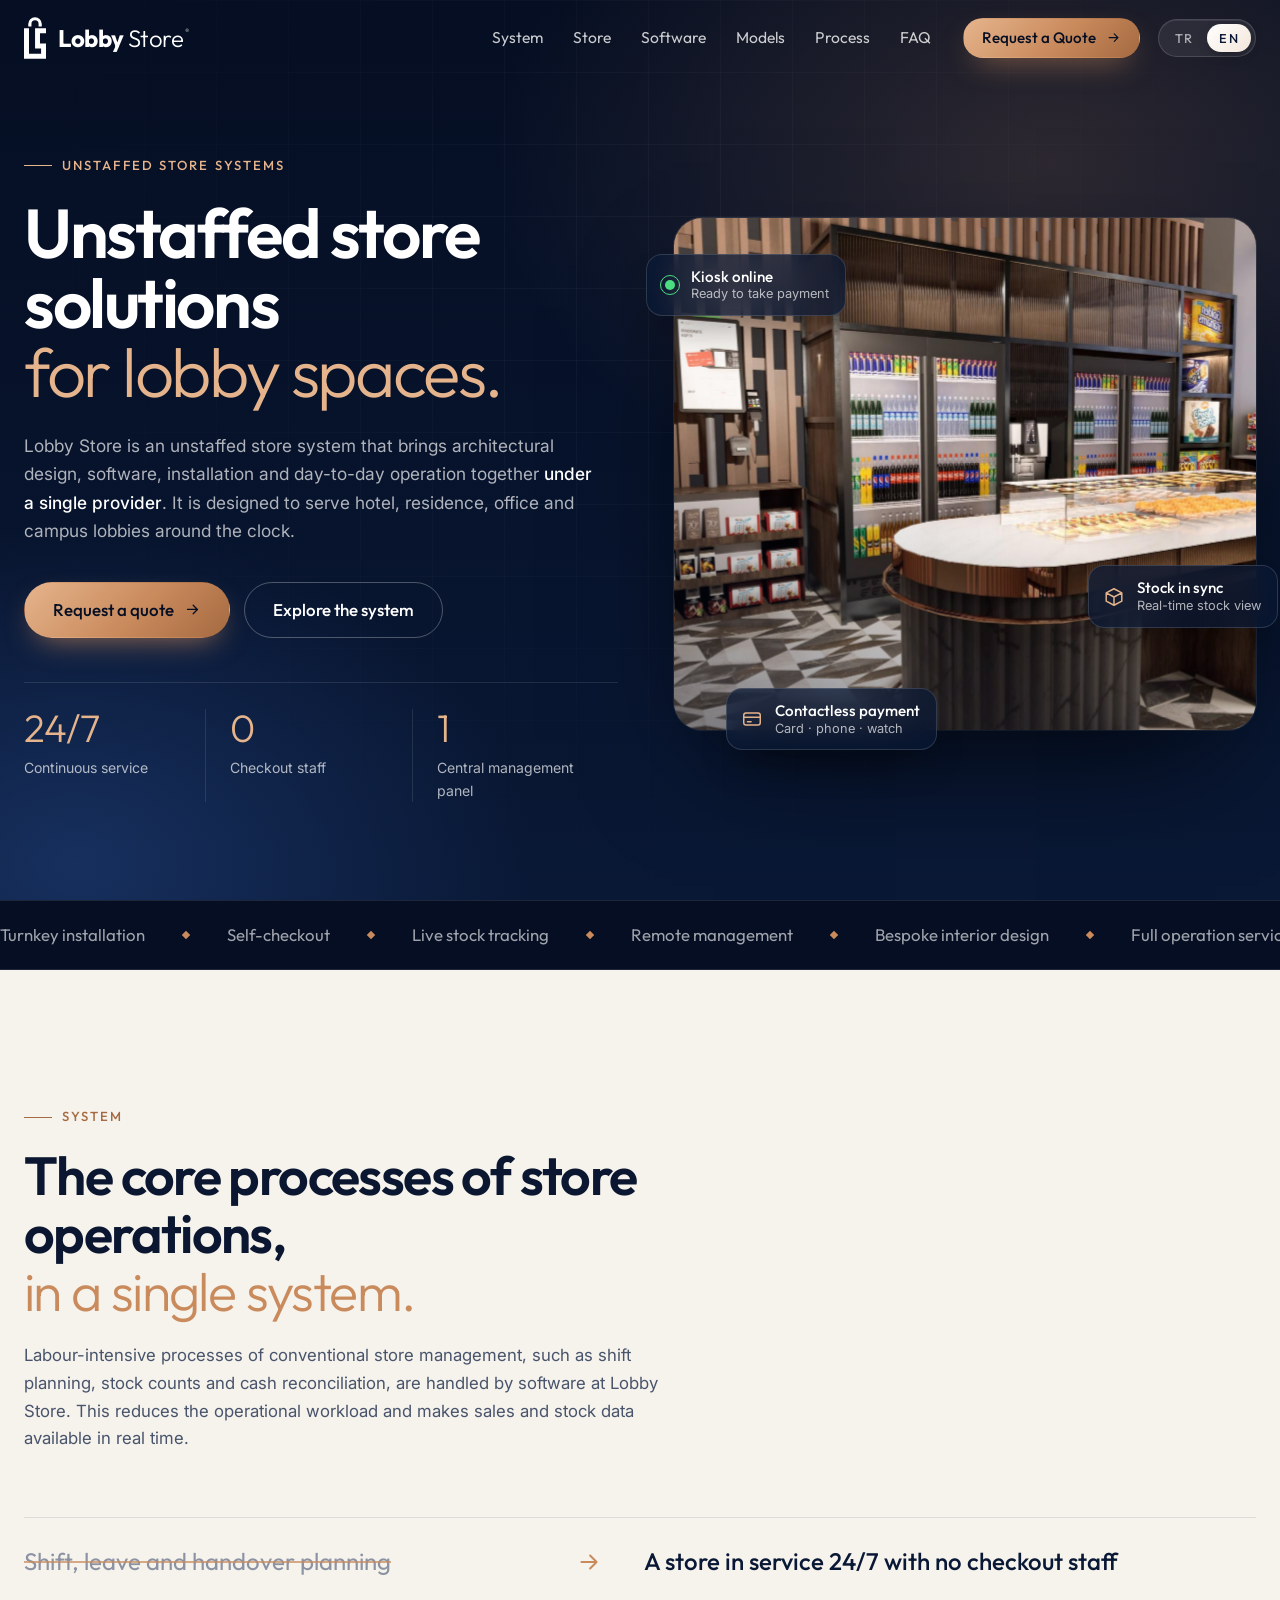
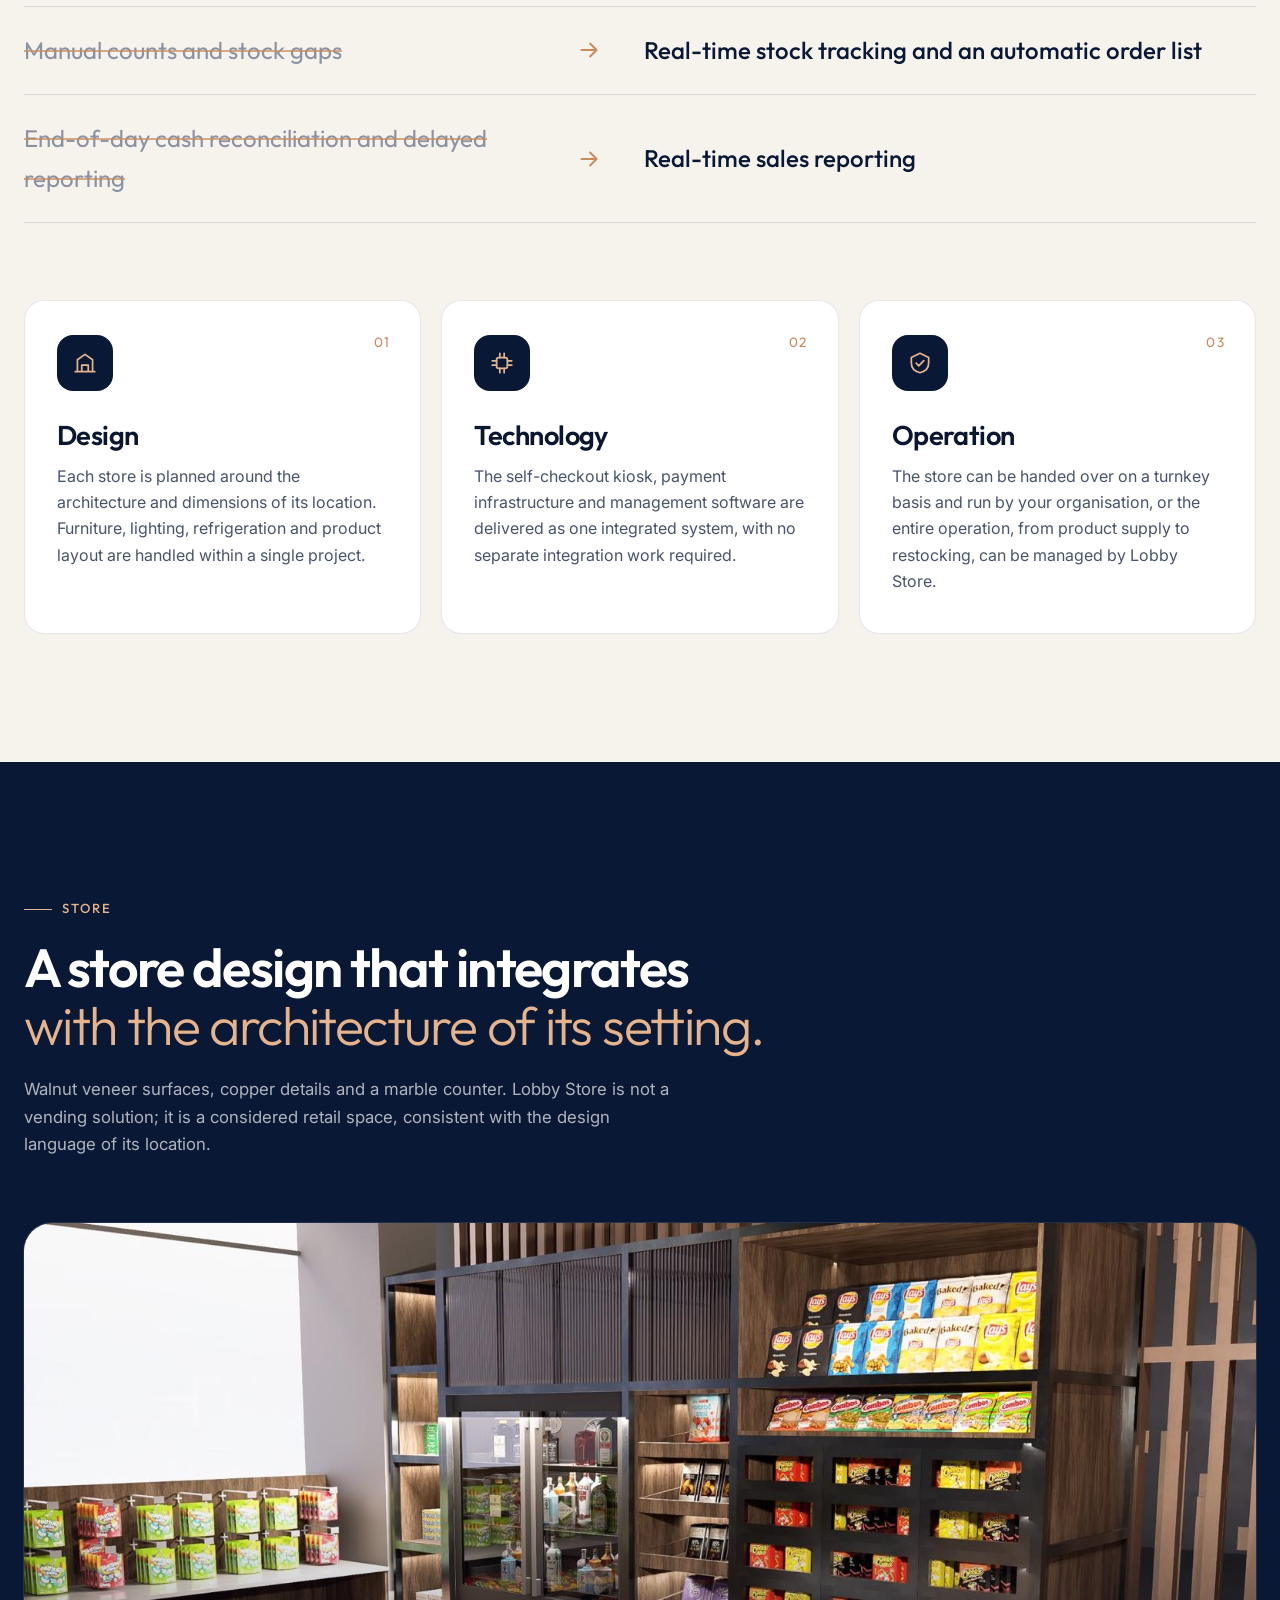
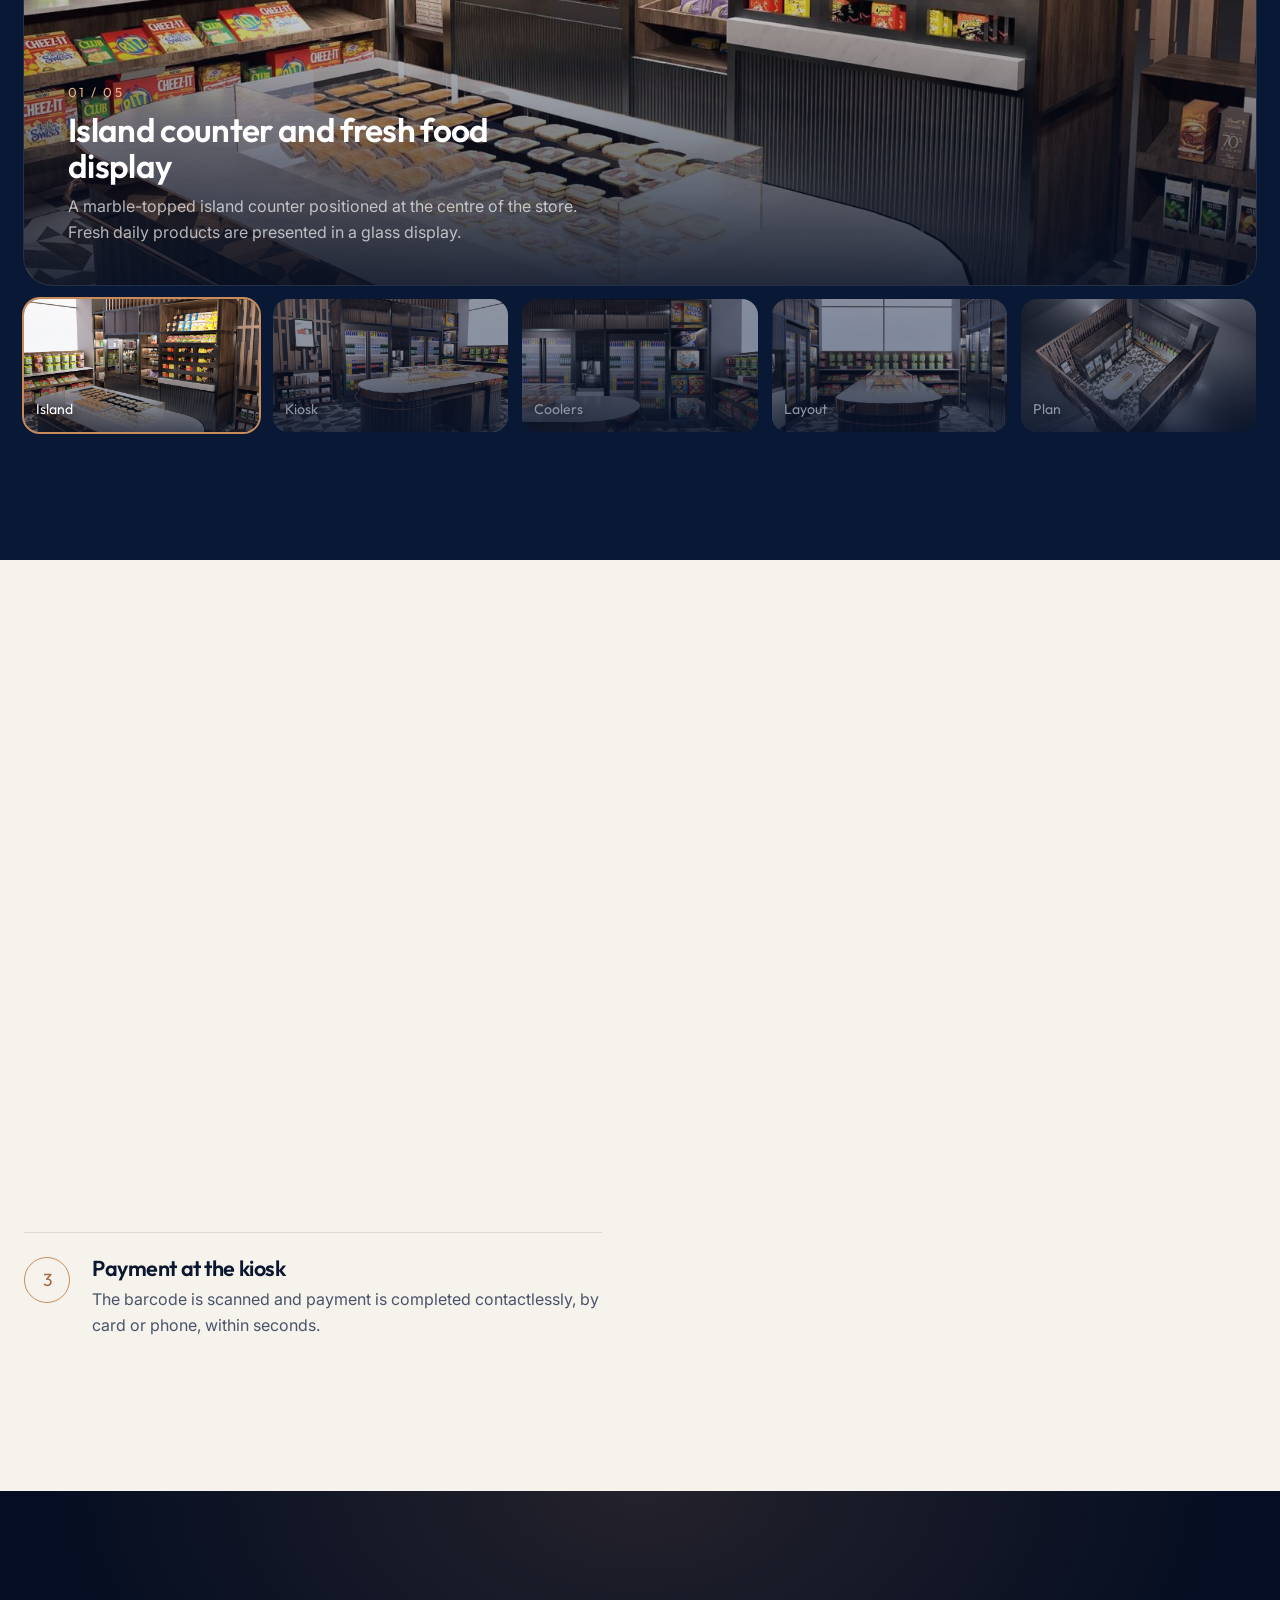
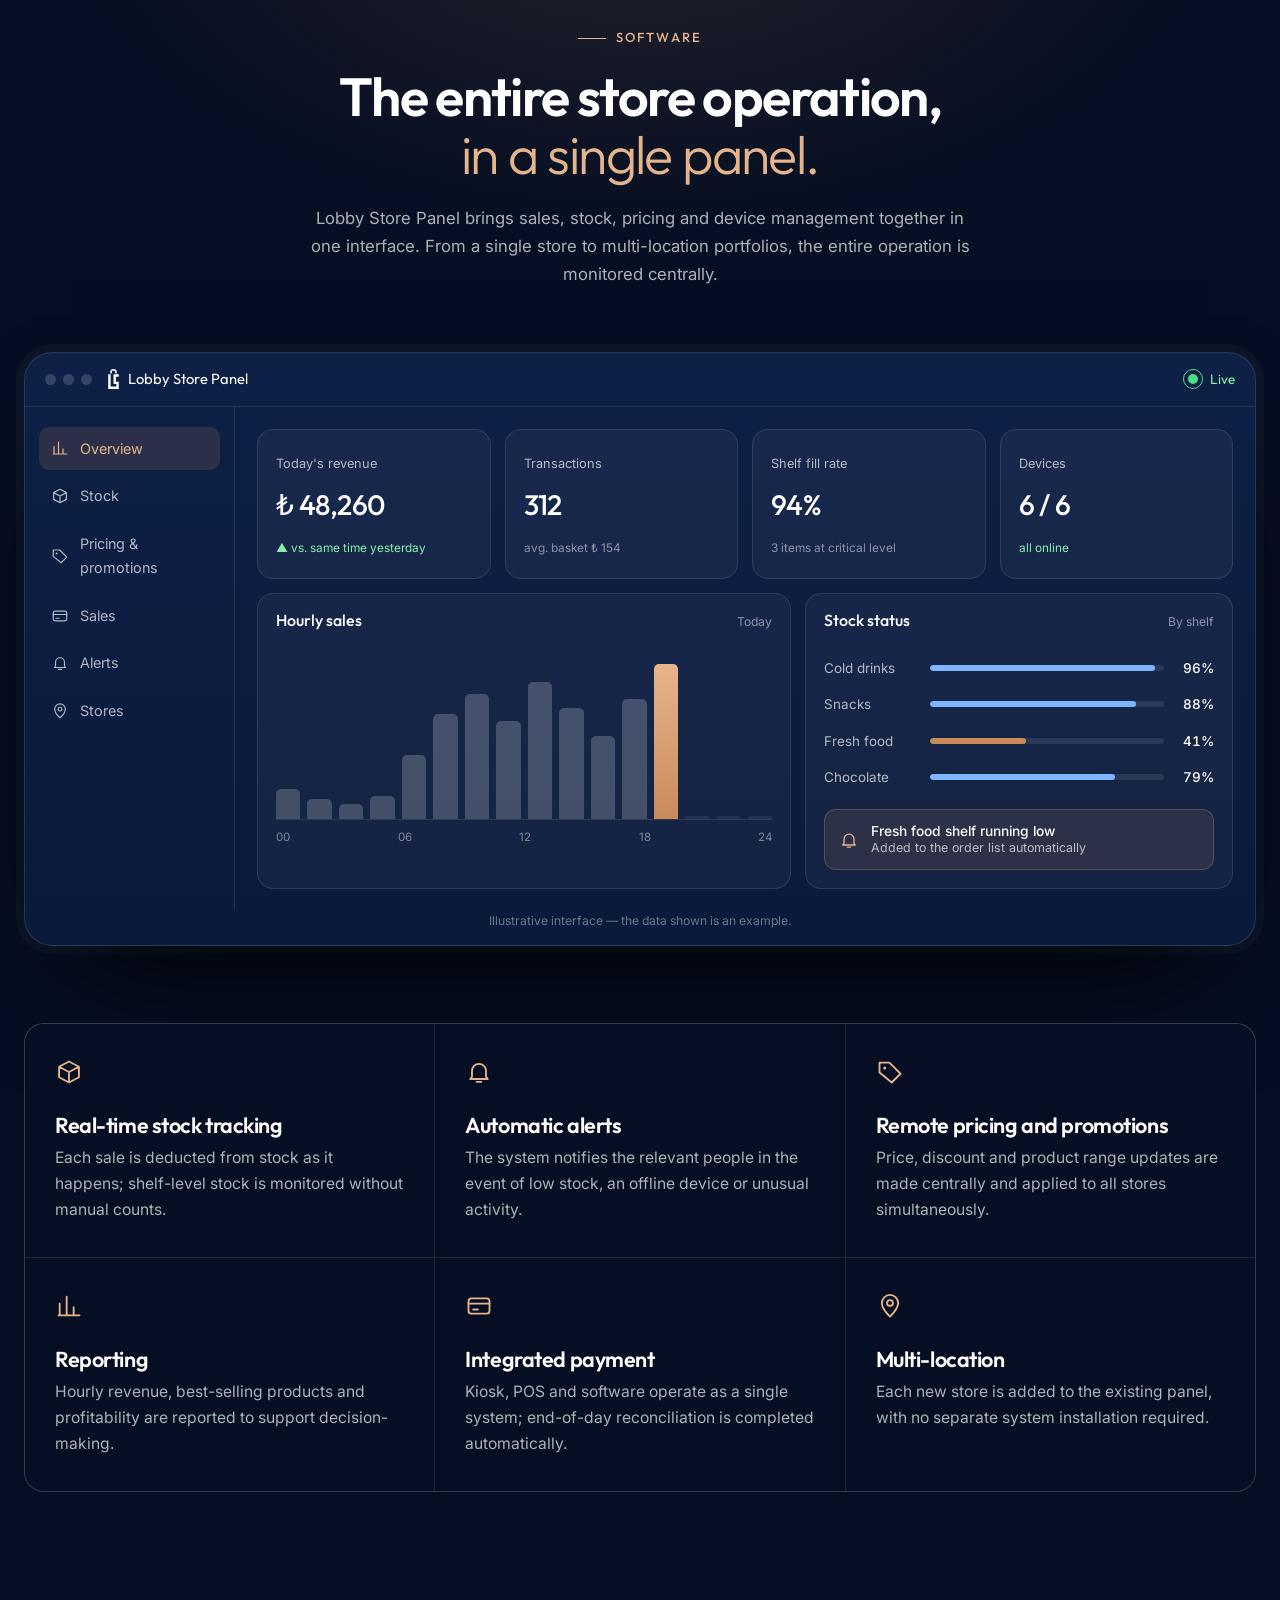
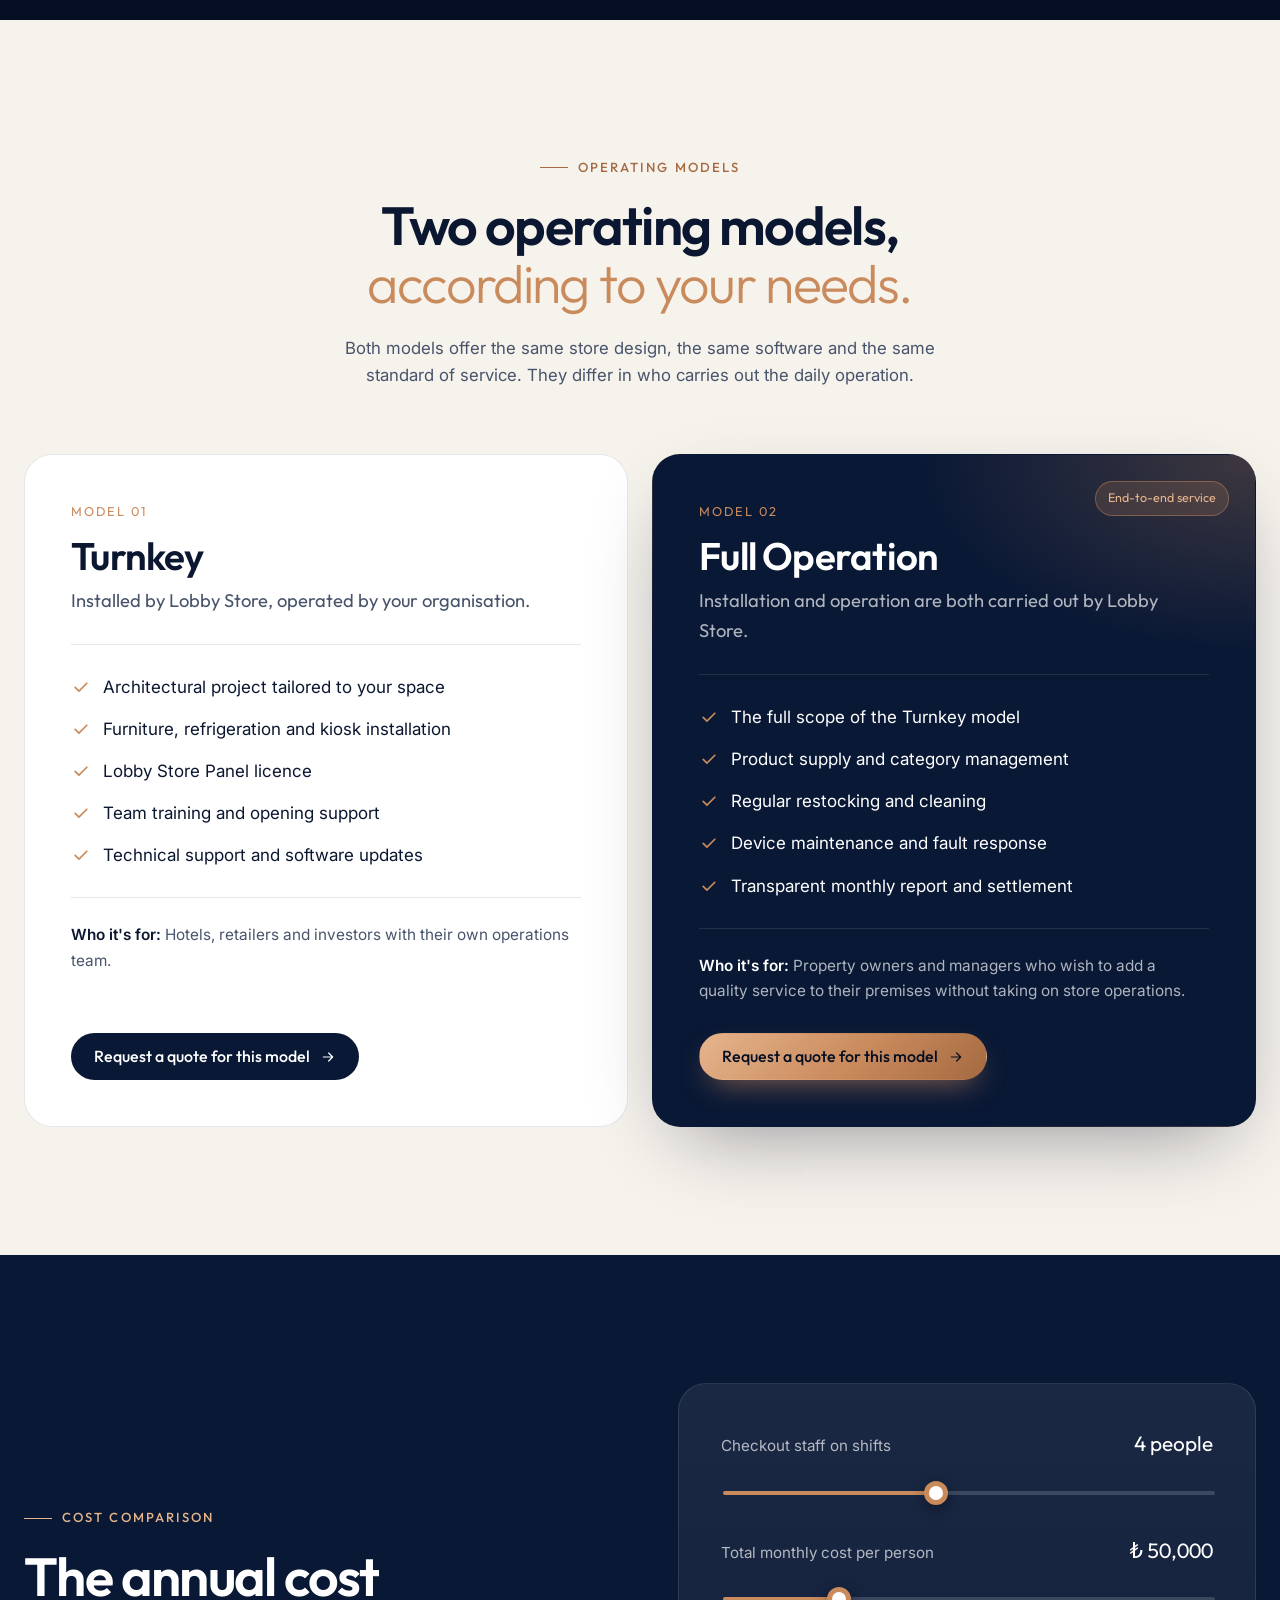
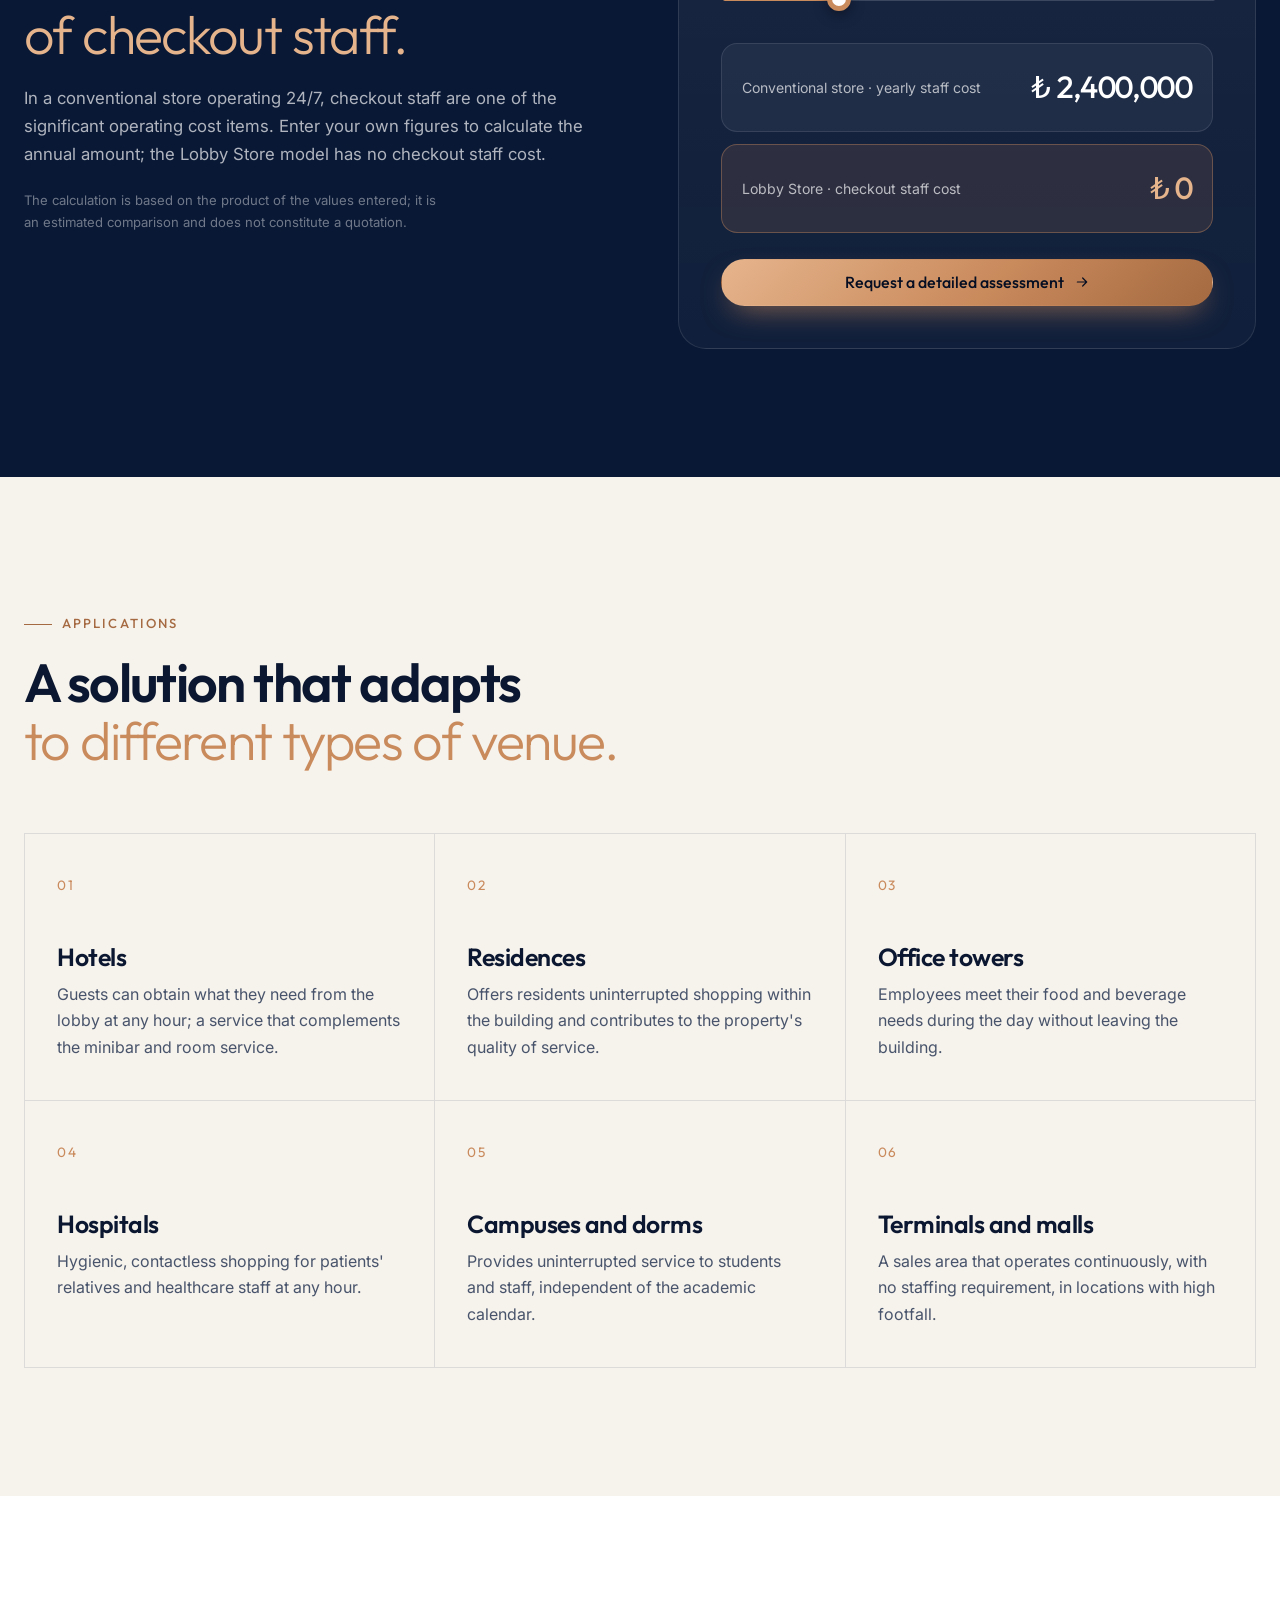
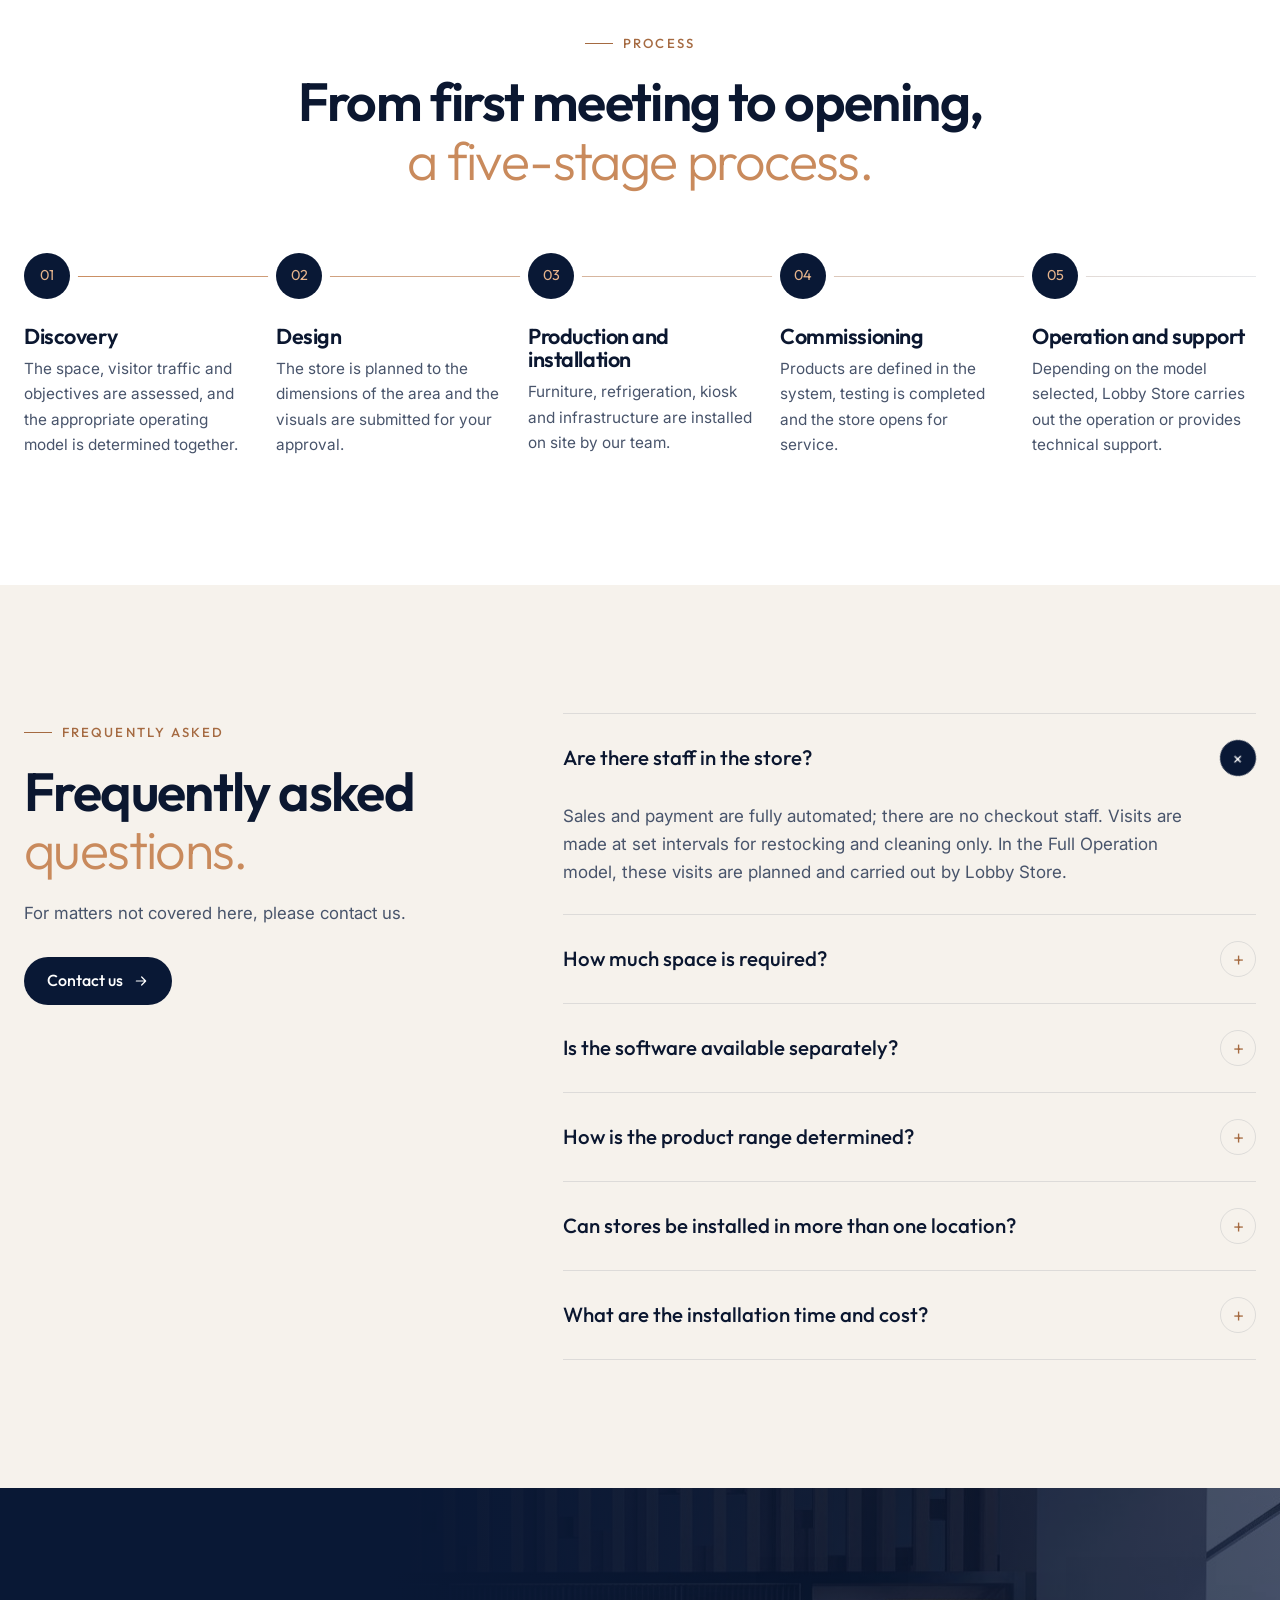
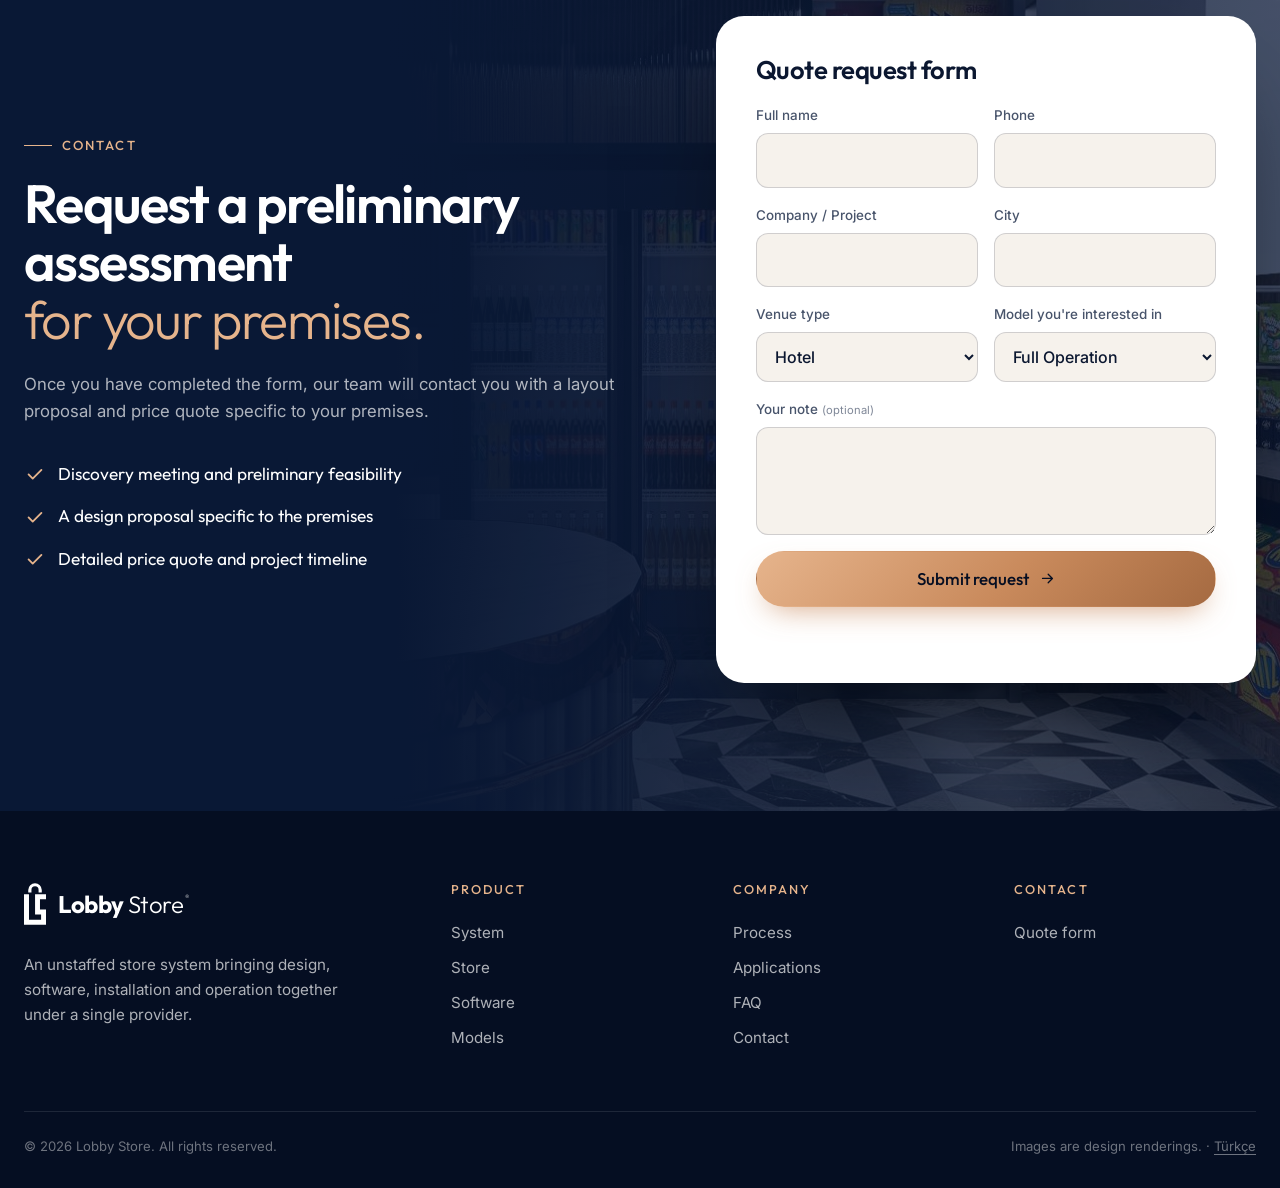
<file: en/index.html>
<!doctype html>
<html lang="en">
<head>
  <meta charset="utf-8">
  <meta name="viewport" content="width=device-width, initial-scale=1">
  <title>Lobby Store | Unstaffed Automated Store Systems</title>
  <meta name="description" content="Lobby Store is an unstaffed store system that brings design, software, installation and operation together under a single provider, for hotel, residence, office and campus lobbies.">
  <meta name="theme-color" content="#091835">
  <meta property="og:title" content="Lobby Store | Unstaffed Automated Store Systems">
  <meta property="og:description" content="Design, software, installation and operation from a single provider. An unstaffed store solution for lobby spaces, in service 24/7.">
  <meta property="og:image" content="../assets/img/store-kiosk.jpg">
  <meta property="og:type" content="website">
  <link rel="alternate" hreflang="tr" href="../index.html">
  <link rel="alternate" hreflang="en" href="index.html">
  <link rel="icon" href="../assets/img/favicon.svg" type="image/svg+xml">
  <link rel="preconnect" href="https://fonts.googleapis.com">
  <link rel="preconnect" href="https://fonts.gstatic.com" crossorigin>
  <link href="https://fonts.googleapis.com/css2?family=Inter:wght@400;500;600&family=Outfit:wght@300;400;500;600;700&display=swap" rel="stylesheet">
  <link rel="preload" as="image" href="../assets/img/store-kiosk.jpg">
  <link rel="stylesheet" href="../assets/css/style.css">
  <script>document.documentElement.classList.add("js")</script>
</head>
<body>

<svg width="0" height="0" style="position:absolute" aria-hidden="true">
  <defs>
    <symbol id="ls-mark" viewBox="48 42 537 1018">
      <path d="M152 270V207a165 165 0 0 1 330 0v63h-78v-63a87 87 0 0 0-174 0v63z"/>
      <path d="M48 315h122v623h295V808H318V315h267v120H438v253h147v372H48z"/>
    </symbol>
    <symbol id="i-arrow" viewBox="0 0 24 24"><path d="M5 12h14M13 6l6 6-6 6" fill="none" stroke="currentColor" stroke-width="1.8" stroke-linecap="round" stroke-linejoin="round"/></symbol>
    <symbol id="i-check" viewBox="0 0 24 24"><path d="M5 12.5l4.5 4.5L19 7.5" fill="none" stroke="currentColor" stroke-width="2" stroke-linecap="round" stroke-linejoin="round"/></symbol>
    <symbol id="i-design" viewBox="0 0 24 24"><path d="M3 20h18M5 20V9l7-5 7 5v11M9 20v-6h6v6" fill="none" stroke="currentColor" stroke-width="1.6" stroke-linecap="round" stroke-linejoin="round"/></symbol>
    <symbol id="i-chip" viewBox="0 0 24 24"><rect x="7" y="7" width="10" height="10" rx="2" fill="none" stroke="currentColor" stroke-width="1.6"/><path d="M10 3v4M14 3v4M10 17v4M14 17v4M3 10h4M3 14h4M17 10h4M17 14h4" fill="none" stroke="currentColor" stroke-width="1.6" stroke-linecap="round"/></symbol>
    <symbol id="i-ops" viewBox="0 0 24 24"><path d="M12 3l8 4v5c0 4.5-3.2 7.8-8 9-4.800-1.200-8-4.500-8-9V7z" fill="none" stroke="currentColor" stroke-width="1.6" stroke-linejoin="round"/><path d="M8.500 12.200l2.400 2.400 4.600-4.800" fill="none" stroke="currentColor" stroke-width="1.6" stroke-linecap="round" stroke-linejoin="round"/></symbol>
    <symbol id="i-box" viewBox="0 0 24 24"><path d="M3.500 7.500L12 3l8.500 4.500v9L12 21l-8.500-4.500zM3.500 7.500L12 12l8.500-4.500M12 12v9" fill="none" stroke="currentColor" stroke-width="1.6" stroke-linejoin="round"/></symbol>
    <symbol id="i-chart" viewBox="0 0 24 24"><path d="M4 20V10M10 20V4M16 20v-7M21 20H3" fill="none" stroke="currentColor" stroke-width="1.6" stroke-linecap="round"/></symbol>
    <symbol id="i-tag" viewBox="0 0 24 24"><path d="M3 12.500V4h8.500L21 13.500 13.500 21z" fill="none" stroke="currentColor" stroke-width="1.6" stroke-linejoin="round"/><circle cx="7.500" cy="8.500" r="1.300" fill="currentColor"/></symbol>
    <symbol id="i-bell" viewBox="0 0 24 24"><path d="M6 16V11a6 6 0 0 1 12 0v5l1.500 2h-15zM10 20.500h4" fill="none" stroke="currentColor" stroke-width="1.6" stroke-linecap="round" stroke-linejoin="round"/></symbol>
    <symbol id="i-card" viewBox="0 0 24 24"><rect x="3" y="5.500" width="18" height="13" rx="2.500" fill="none" stroke="currentColor" stroke-width="1.6"/><path d="M3 10h18M7 15h4" fill="none" stroke="currentColor" stroke-width="1.6" stroke-linecap="round"/></symbol>
    <symbol id="i-pin" viewBox="0 0 24 24"><path d="M12 21s7-6.200 7-11.500A7 7 0 0 0 5 9.500C5 14.800 12 21 12 21z" fill="none" stroke="currentColor" stroke-width="1.6" stroke-linejoin="round"/><circle cx="12" cy="9.500" r="2.500" fill="none" stroke="currentColor" stroke-width="1.6"/></symbol>
  </defs>
</svg>

<header class="nav" id="nav">
  <div class="wrap nav__in">
    <a class="brand" href="#top" aria-label="Lobby Store home">
      <svg class="brand__mark" aria-hidden="true"><use href="#ls-mark"/></svg>
      <span class="brand__word"><b>Lobby</b>Store<sup>®</sup></span>
    </a>
    <nav class="nav__links" id="navLinks" aria-label="Main menu">
      <a href="#sistem">System</a>
      <a href="#magaza">Store</a>
      <a href="#yazilim">Software</a>
      <a href="#modeller">Models</a>
      <a href="#surec">Process</a>
      <a href="#sss">FAQ</a>
      <a class="btn btn--copper nav__cta-m" href="#iletisim">Request a Quote</a>
    </nav>
    <a class="btn btn--copper nav__cta" href="#iletisim">Request a Quote <svg><use href="#i-arrow"/></svg></a>
    <div class="lang" role="group" aria-label="Language">
      <a href="../index.html" lang="tr" hreflang="tr" aria-label="Türkçe">TR</a>
      <span class="is-on" aria-current="true">EN</span>
    </div>
    <button class="nav__burger" id="burger" aria-label="Open menu" aria-expanded="false" aria-controls="navLinks"><span></span><span></span></button>
  </div>
</header>

<main id="top">

  <!-- HERO -->
  <section class="hero">
    <div class="hero__bg" aria-hidden="true"></div>
    <div class="wrap hero__in">
      <div class="hero__copy">
        <p class="eyebrow eyebrow--light"><span class="dot"></span> Unstaffed store systems</p>
        <h1>Unstaffed store solutions<br><em>for lobby spaces.</em></h1>
        <p class="hero__lead">Lobby Store is an unstaffed store system that brings architectural design, software, installation and day-to-day operation together <strong>under a single provider</strong>. It is designed to serve hotel, residence, office and campus lobbies around the clock.</p>
        <div class="hero__cta">
          <a class="btn btn--copper btn--lg" href="#iletisim">Request a quote <svg><use href="#i-arrow"/></svg></a>
          <a class="btn btn--ghost btn--lg" href="#sistem">Explore the system</a>
        </div>
        <ul class="hero__facts">
          <li><b>24/7</b><span>Continuous service</span></li>
          <li><b>0</b><span>Checkout staff</span></li>
          <li><b>1</b><span>Central management panel</span></li>
        </ul>
      </div>

      <div class="hero__visual">
        <figure class="hero__frame">
          <img src="../assets/img/store-kiosk.jpg" alt="Lobby Store: an unstaffed store with a self-checkout kiosk, coolers and an island counter" width="1600" height="1062" fetchpriority="high">
        </figure>
        <div class="chip chip--a"><span class="pulse"></span><div><b>Kiosk online</b><span>Ready to take payment</span></div></div>
        <div class="chip chip--b"><svg><use href="#i-box"/></svg><div><b>Stock in sync</b><span>Real-time stock view</span></div></div>
        <div class="chip chip--c"><svg><use href="#i-card"/></svg><div><b>Contactless payment</b><span>Card · phone · watch</span></div></div>
      </div>
    </div>
  </section>

  <!-- TICKER -->
  <div class="ticker" aria-hidden="true">
    <div class="ticker__track">
      <span>Turnkey installation</span><i></i><span>Self-checkout</span><i></i><span>Live stock tracking</span><i></i><span>Remote management</span><i></i><span>Bespoke interior design</span><i></i><span>Full operation service</span><i></i><span>24/7 service</span><i></i>
      <span>Turnkey installation</span><i></i><span>Self-checkout</span><i></i><span>Live stock tracking</span><i></i><span>Remote management</span><i></i><span>Bespoke interior design</span><i></i><span>Full operation service</span><i></i><span>24/7 service</span><i></i>
    </div>
  </div>

  <!-- SYSTEM -->
  <section class="section section--cream" id="sistem">
    <div class="wrap">
      <div class="head reveal">
        <p class="eyebrow">System</p>
        <h2>The core processes of store operations,<br class="br-d"> <em>in a single system.</em></h2>
        <p class="lead">Labour-intensive processes of conventional store management, such as shift planning, stock counts and cash reconciliation, are handled by software at Lobby Store. This reduces the operational workload and makes sales and stock data available in real time.</p>
      </div>

      <div class="shift reveal">
        <div class="shift__row"><span class="shift__old">Shift, leave and handover planning</span><svg><use href="#i-arrow"/></svg><span class="shift__new">A store in service 24/7 with no checkout staff</span></div>
        <div class="shift__row"><span class="shift__old">Manual counts and stock gaps</span><svg><use href="#i-arrow"/></svg><span class="shift__new">Real-time stock tracking and an automatic order list</span></div>
        <div class="shift__row"><span class="shift__old">End-of-day cash reconciliation and delayed reporting</span><svg><use href="#i-arrow"/></svg><span class="shift__new">Real-time sales reporting</span></div>
      </div>

      <div class="pillars">
        <article class="pillar reveal">
          <div class="pillar__ico"><svg><use href="#i-design"/></svg></div>
          <span class="pillar__no">01</span>
          <h3>Design</h3>
          <p>Each store is planned around the architecture and dimensions of its location. Furniture, lighting, refrigeration and product layout are handled within a single project.</p>
        </article>
        <article class="pillar reveal">
          <div class="pillar__ico"><svg><use href="#i-chip"/></svg></div>
          <span class="pillar__no">02</span>
          <h3>Technology</h3>
          <p>The self-checkout kiosk, payment infrastructure and management software are delivered as one integrated system, with no separate integration work required.</p>
        </article>
        <article class="pillar reveal">
          <div class="pillar__ico"><svg><use href="#i-ops"/></svg></div>
          <span class="pillar__no">03</span>
          <h3>Operation</h3>
          <p>The store can be handed over on a turnkey basis and run by your organisation, or the entire operation, from product supply to restocking, can be managed by Lobby Store.</p>
        </article>
      </div>
    </div>
  </section>

  <!-- STORE / GALLERY -->
  <section class="section section--navy" id="magaza">
    <div class="wrap">
      <div class="head head--light reveal">
        <p class="eyebrow eyebrow--light">Store</p>
        <h2>A store design that integrates<br><em>with the architecture of its setting.</em></h2>
        <p class="lead">Walnut veneer surfaces, copper details and a marble counter. Lobby Store is not a vending solution; it is a considered retail space, consistent with the design language of its location.</p>
      </div>

      <div class="show reveal">
        <div class="show__stage">
          <img id="showImg" src="../assets/img/store-snacks.jpg" alt="Island counter and fresh food display" loading="lazy" width="1600" height="1062">
          <div class="show__cap">
            <span id="showNo">01 / 05</span>
            <h3 id="showTitle">Island counter and fresh food display</h3>
            <p id="showText">A marble-topped island counter positioned at the centre of the store. Fresh daily products are presented in a glass display.</p>
          </div>
        </div>
        <div class="show__tabs" role="tablist" aria-label="Store images">
          <button role="tab" aria-selected="true" class="is-on" data-img="../assets/img/store-snacks.jpg" data-title="Island counter and fresh food display" data-text="A marble-topped island counter positioned at the centre of the store. Fresh daily products are presented in a glass display."><img src="../assets/img/store-snacks.jpg" alt="" loading="lazy"><span>Island</span></button>
          <button role="tab" aria-selected="false" data-img="../assets/img/store-kiosk.jpg" data-title="Self-checkout point" data-text="A touchscreen payment kiosk positioned by the entrance. Products are scanned and payment is completed contactlessly."><img src="../assets/img/store-kiosk.jpg" alt="" loading="lazy"><span>Kiosk</span></button>
          <button role="tab" aria-selected="false" data-img="../assets/img/store-coolers.jpg" data-title="Coolers and coffee station" data-text="Built-in glass-door coolers and a fully automatic coffee machine are integrated into the joinery."><img src="../assets/img/store-coolers.jpg" alt="" loading="lazy"><span>Coolers</span></button>
          <button role="tab" aria-selected="false" data-img="../assets/img/store-front.jpg" data-title="A balanced, open layout" data-text="Customer flow is organised around the island counter; product groups are easy to identify."><img src="../assets/img/store-front.jpg" alt="" loading="lazy"><span>Layout</span></button>
          <button role="tab" aria-selected="false" data-img="../assets/img/store-top.jpg" data-title="Compact footprint" data-text="A limited lobby area is sufficient. The module is planned to the dimensions of the space."><img src="../assets/img/store-top.jpg" alt="" loading="lazy"><span>Plan</span></button>
        </div>
      </div>
    </div>
  </section>

  <!-- SHOPPING FLOW -->
  <section class="section section--cream" id="nasil">
    <div class="wrap flow">
      <div class="flow__copy">
        <div class="head reveal">
          <p class="eyebrow">Customer experience</p>
          <h2>A shopping experience<br>completed in <em>three steps</em>.</h2>
          <p class="lead">The store offers the same standard of service at every hour: a well-lit space, orderly shelves and payment completed in seconds.</p>
        </div>
        <ol class="steps">
          <li class="reveal"><span>1</span><div><h3>Entry</h3><p>Entry to the store is open; the space is ready for shopping at any hour of the day.</p></div></li>
          <li class="reveal"><span>2</span><div><h3>Product selection</h3><p>Cold drinks, snacks, fresh sandwiches and coffee are presented on orderly shelves with clear price labels.</p></div></li>
          <li class="reveal"><span>3</span><div><h3>Payment at the kiosk</h3><p>The barcode is scanned and payment is completed contactlessly, by card or phone, within seconds.</p></div></li>
        </ol>
      </div>
      <figure class="flow__img reveal">
        <img src="../assets/img/store-front.jpg" alt="Lobby Store interior: island counter, shelves and coolers" loading="lazy" width="1320" height="929">
        <figcaption><svg><use href="#i-card"/></svg> Contactless payment, with no checkout queue.</figcaption>
      </figure>
    </div>
  </section>

  <!-- SOFTWARE -->
  <section class="section section--navy section--glow" id="yazilim">
    <div class="wrap">
      <div class="head head--light head--center reveal">
        <p class="eyebrow eyebrow--light">Software</p>
        <h2>The entire store operation,<br><em>in a single panel.</em></h2>
        <p class="lead">Lobby Store Panel brings sales, stock, pricing and device management together in one interface. From a single store to multi-location portfolios, the entire operation is monitored centrally.</p>
      </div>

      <div class="dash reveal" aria-label="Lobby Store Panel illustrative interface">
        <div class="dash__bar">
          <div class="dash__dots"><i></i><i></i><i></i></div>
          <div class="dash__title"><svg><use href="#ls-mark"/></svg> Lobby Store Panel</div>
          <div class="dash__live"><span class="pulse"></span> Live</div>
        </div>
        <div class="dash__body">
          <aside class="dash__side">
            <a class="is-on"><svg><use href="#i-chart"/></svg> Overview</a>
            <a><svg><use href="#i-box"/></svg> Stock</a>
            <a><svg><use href="#i-tag"/></svg> Pricing &amp; promotions</a>
            <a><svg><use href="#i-card"/></svg> Sales</a>
            <a><svg><use href="#i-bell"/></svg> Alerts</a>
            <a><svg><use href="#i-pin"/></svg> Stores</a>
          </aside>
          <div class="dash__main">
            <div class="kpis">
              <div class="kpi"><span>Today's revenue</span><b>₺ 48,260</b><em class="up">▲ vs. same time yesterday</em></div>
              <div class="kpi"><span>Transactions</span><b>312</b><em>avg. basket ₺ 154</em></div>
              <div class="kpi"><span>Shelf fill rate</span><b>94%</b><em>3 items at critical level</em></div>
              <div class="kpi"><span>Devices</span><b>6 / 6</b><em class="up">all online</em></div>
            </div>
            <div class="dash__grid">
              <div class="card-d">
                <header><h4>Hourly sales</h4><span>Today</span></header>
                <div class="bars" aria-hidden="true">
                  <i style="--h:18%"></i><i style="--h:12%"></i><i style="--h:9%"></i><i style="--h:14%"></i><i style="--h:38%"></i><i style="--h:62%"></i><i style="--h:74%"></i><i style="--h:58%"></i><i style="--h:81%"></i><i style="--h:66%"></i><i style="--h:49%"></i><i style="--h:71%"></i><i style="--h:92%" class="is-now"></i><i style="--h:0%" class="is-next"></i><i style="--h:0%" class="is-next"></i><i style="--h:0%" class="is-next"></i>
                </div>
                <div class="bars__x"><span>00</span><span>06</span><span>12</span><span>18</span><span>24</span></div>
              </div>
              <div class="card-d">
                <header><h4>Stock status</h4><span>By shelf</span></header>
                <ul class="stock">
                  <li><span>Cold drinks</span><div><i style="--w:96%"></i></div><b>96%</b></li>
                  <li><span>Snacks</span><div><i style="--w:88%"></i></div><b>88%</b></li>
                  <li><span>Fresh food</span><div><i style="--w:41%" class="warn"></i></div><b>41%</b></li>
                  <li><span>Chocolate</span><div><i style="--w:79%"></i></div><b>79%</b></li>
                </ul>
                <div class="alert-d"><svg><use href="#i-bell"/></svg><div><b>Fresh food shelf running low</b><span>Added to the order list automatically</span></div></div>
              </div>
            </div>
          </div>
        </div>
        <p class="dash__note">Illustrative interface — the data shown is an example.</p>
      </div>

      <div class="feats">
        <article class="feat reveal"><svg><use href="#i-box"/></svg><h3>Real-time stock tracking</h3><p>Each sale is deducted from stock as it happens; shelf-level stock is monitored without manual counts.</p></article>
        <article class="feat reveal"><svg><use href="#i-bell"/></svg><h3>Automatic alerts</h3><p>The system notifies the relevant people in the event of low stock, an offline device or unusual activity.</p></article>
        <article class="feat reveal"><svg><use href="#i-tag"/></svg><h3>Remote pricing and promotions</h3><p>Price, discount and product range updates are made centrally and applied to all stores simultaneously.</p></article>
        <article class="feat reveal"><svg><use href="#i-chart"/></svg><h3>Reporting</h3><p>Hourly revenue, best-selling products and profitability are reported to support decision-making.</p></article>
        <article class="feat reveal"><svg><use href="#i-card"/></svg><h3>Integrated payment</h3><p>Kiosk, POS and software operate as a single system; end-of-day reconciliation is completed automatically.</p></article>
        <article class="feat reveal"><svg><use href="#i-pin"/></svg><h3>Multi-location</h3><p>Each new store is added to the existing panel, with no separate system installation required.</p></article>
      </div>
    </div>
  </section>

  <!-- MODELS -->
  <section class="section section--cream" id="modeller">
    <div class="wrap">
      <div class="head head--center reveal">
        <p class="eyebrow">Operating models</p>
        <h2>Two operating models,<br><em>according to your needs.</em></h2>
        <p class="lead">Both models offer the same store design, the same software and the same standard of service. They differ in who carries out the daily operation.</p>
      </div>

      <div class="models">
        <article class="model reveal">
          <span class="model__tag">Model 01</span>
          <h3>Turnkey</h3>
          <p class="model__sub">Installed by Lobby Store, operated by your organisation.</p>
          <ul>
            <li><svg><use href="#i-check"/></svg> Architectural project tailored to your space</li>
            <li><svg><use href="#i-check"/></svg> Furniture, refrigeration and kiosk installation</li>
            <li><svg><use href="#i-check"/></svg> Lobby Store Panel licence</li>
            <li><svg><use href="#i-check"/></svg> Team training and opening support</li>
            <li><svg><use href="#i-check"/></svg> Technical support and software updates</li>
          </ul>
          <p class="model__for"><b>Who it's for:</b> Hotels, retailers and investors with their own operations team.</p>
          <a class="btn btn--navy" href="#iletisim" data-model="Turnkey">Request a quote for this model <svg><use href="#i-arrow"/></svg></a>
        </article>

        <article class="model model--hero reveal">
          <span class="model__badge">End-to-end service</span>
          <span class="model__tag">Model 02</span>
          <h3>Full Operation</h3>
          <p class="model__sub">Installation and operation are both carried out by Lobby Store.</p>
          <ul>
            <li><svg><use href="#i-check"/></svg> The full scope of the Turnkey model</li>
            <li><svg><use href="#i-check"/></svg> Product supply and category management</li>
            <li><svg><use href="#i-check"/></svg> Regular restocking and cleaning</li>
            <li><svg><use href="#i-check"/></svg> Device maintenance and fault response</li>
            <li><svg><use href="#i-check"/></svg> Transparent monthly report and settlement</li>
          </ul>
          <p class="model__for"><b>Who it's for:</b> Property owners and managers who wish to add a quality service to their premises without taking on store operations.</p>
          <a class="btn btn--copper" href="#iletisim" data-model="Full Operation">Request a quote for this model <svg><use href="#i-arrow"/></svg></a>
        </article>
      </div>
    </div>
  </section>

  <!-- CALCULATOR -->
  <section class="section section--navy" id="hesapla">
    <div class="wrap calc">
      <div class="calc__copy reveal">
        <p class="eyebrow eyebrow--light">Cost comparison</p>
        <h2>The annual cost<br><em>of checkout staff.</em></h2>
        <p class="lead">In a conventional store operating 24/7, checkout staff are one of the significant operating cost items. Enter your own figures to calculate the annual amount; the Lobby Store model has no checkout staff cost.</p>
        <p class="calc__fine">The calculation is based on the product of the values entered; it is an estimated comparison and does not constitute a quotation.</p>
      </div>
      <div class="calc__box reveal">
        <label class="range">
          <span>Checkout staff on shifts <output id="oStaff">4 people</output></span>
          <input type="range" id="rStaff" min="1" max="8" step="1" value="4">
        </label>
        <label class="range">
          <span>Total monthly cost per person <output id="oCost">₺ 50,000</output></span>
          <input type="range" id="rCost" min="30000" max="120000" step="2500" value="50000">
        </label>
        <div class="calc__res">
          <div><span>Conventional store · yearly staff cost</span><b id="oYear">₺ 2,400,000</b></div>
          <div class="calc__zero"><span>Lobby Store · checkout staff cost</span><b>₺ 0</b></div>
        </div>
        <a class="btn btn--copper btn--block" href="#iletisim">Request a detailed assessment <svg><use href="#i-arrow"/></svg></a>
      </div>
    </div>
  </section>

  <!-- VENUES -->
  <section class="section section--cream" id="mekanlar">
    <div class="wrap">
      <div class="head reveal">
        <p class="eyebrow">Applications</p>
        <h2>A solution that adapts<br><em>to different types of venue.</em></h2>
      </div>
      <div class="venues">
        <article class="venue reveal"><span>01</span><h3>Hotels</h3><p>Guests can obtain what they need from the lobby at any hour; a service that complements the minibar and room service.</p></article>
        <article class="venue reveal"><span>02</span><h3>Residences</h3><p>Offers residents uninterrupted shopping within the building and contributes to the property's quality of service.</p></article>
        <article class="venue reveal"><span>03</span><h3>Office towers</h3><p>Employees meet their food and beverage needs during the day without leaving the building.</p></article>
        <article class="venue reveal"><span>04</span><h3>Hospitals</h3><p>Hygienic, contactless shopping for patients' relatives and healthcare staff at any hour.</p></article>
        <article class="venue reveal"><span>05</span><h3>Campuses and dorms</h3><p>Provides uninterrupted service to students and staff, independent of the academic calendar.</p></article>
        <article class="venue reveal"><span>06</span><h3>Terminals and malls</h3><p>A sales area that operates continuously, with no staffing requirement, in locations with high footfall.</p></article>
      </div>
    </div>
  </section>

  <!-- PROCESS -->
  <section class="section section--white" id="surec">
    <div class="wrap">
      <div class="head head--center reveal">
        <p class="eyebrow">Process</p>
        <h2>From first meeting to opening,<br><em>a five-stage process.</em></h2>
      </div>
      <ol class="line">
        <li class="reveal"><span>01</span><h3>Discovery</h3><p>The space, visitor traffic and objectives are assessed, and the appropriate operating model is determined together.</p></li>
        <li class="reveal"><span>02</span><h3>Design</h3><p>The store is planned to the dimensions of the area and the visuals are submitted for your approval.</p></li>
        <li class="reveal"><span>03</span><h3>Production and installation</h3><p>Furniture, refrigeration, kiosk and infrastructure are installed on site by our team.</p></li>
        <li class="reveal"><span>04</span><h3>Commissioning</h3><p>Products are defined in the system, testing is completed and the store opens for service.</p></li>
        <li class="reveal"><span>05</span><h3>Operation and support</h3><p>Depending on the model selected, Lobby Store carries out the operation or provides technical support.</p></li>
      </ol>
    </div>
  </section>

  <!-- FAQ -->
  <section class="section section--cream" id="sss">
    <div class="wrap faq">
      <div class="head reveal">
        <p class="eyebrow">Frequently asked</p>
        <h2>Frequently asked<br><em>questions.</em></h2>
        <p class="lead">For matters not covered here, please contact us.</p>
        <a class="btn btn--navy" href="#iletisim">Contact us <svg><use href="#i-arrow"/></svg></a>
      </div>
      <div class="faq__list reveal">
        <details open><summary>Are there staff in the store?</summary><p>Sales and payment are fully automated; there are no checkout staff. Visits are made at set intervals for restocking and cleaning only. In the Full Operation model, these visits are planned and carried out by Lobby Store.</p></details>
        <details><summary>How much space is required?</summary><p>Lobby Store has a modular structure; it scales from a small lobby area to a large store area. During the discovery meeting the space is measured and a layout plan specific to the premises is prepared.</p></details>
        <details><summary>Is the software available separately?</summary><p>Lobby Store is an integrated system in which design, hardware and software work together, and it is therefore installed as a whole. Conversion options for existing stores are assessed separately.</p></details>
        <details><summary>How is the product range determined?</summary><p>In the Turnkey model, the product range is determined entirely by the operator. In the Full Operation model, category management is carried out by Lobby Store; the range is updated regularly in line with sales data and the user profile of the premises.</p></details>
        <details><summary>Can stores be installed in more than one location?</summary><p>Yes. All stores are managed through the same panel; pricing, promotions and reporting are controlled centrally.</p></details>
        <details><summary>What are the installation time and cost?</summary><p>Time and cost vary according to the size of the area and the model selected. A detailed project timeline and price quote are provided following the discovery meeting.</p></details>
      </div>
    </div>
  </section>

  <!-- CONTACT -->
  <section class="section section--navy cta" id="iletisim">
    <div class="cta__img" aria-hidden="true"></div>
    <div class="wrap cta__in">
      <div class="cta__copy reveal">
        <p class="eyebrow eyebrow--light">Contact</p>
        <h2>Request a preliminary assessment<br><em>for your premises.</em></h2>
        <p class="lead">Once you have completed the form, our team will contact you with a layout proposal and price quote specific to your premises.</p>
        <ul class="cta__list">
          <li><svg><use href="#i-check"/></svg> Discovery meeting and preliminary feasibility</li>
          <li><svg><use href="#i-check"/></svg> A design proposal specific to the premises</li>
          <li><svg><use href="#i-check"/></svg> Detailed price quote and project timeline</li>
        </ul>
      </div>

      <form class="form reveal" id="leadForm" novalidate>
        <h3>Quote request form</h3>
        <div class="form__row">
          <label>Full name<input type="text" name="name" autocomplete="name" required></label>
          <label>Phone<input type="tel" name="phone" autocomplete="tel" inputmode="tel" required></label>
        </div>
        <div class="form__row">
          <label>Company / Project<input type="text" name="company" autocomplete="organization"></label>
          <label>City<input type="text" name="city" autocomplete="address-level2"></label>
        </div>
        <div class="form__row">
          <label>Venue type
            <select name="venue">
              <option>Hotel</option><option>Residence</option><option>Office tower</option><option>Hospital</option><option>Campus / Dorm</option><option>Terminal / Mall</option><option>Other</option>
            </select>
          </label>
          <label>Model you're interested in
            <select name="model" id="fModel">
              <option>Full Operation</option><option>Turnkey</option><option>Not decided yet</option>
            </select>
          </label>
        </div>
        <label><span>Your note <small>(optional)</small></span><textarea name="note" rows="3"></textarea></label>
        <button class="btn btn--copper btn--lg btn--block" type="submit">Submit request <svg><use href="#i-arrow"/></svg></button>
        <p class="form__msg" id="formMsg" role="status" aria-live="polite"></p>
      </form>
    </div>
  </section>
</main>

<footer class="foot">
  <div class="wrap foot__in">
    <div class="foot__brand">
      <a class="brand" href="#top" aria-label="Lobby Store">
        <svg class="brand__mark" aria-hidden="true"><use href="#ls-mark"/></svg>
        <span class="brand__word"><b>Lobby</b>Store<sup>®</sup></span>
      </a>
      <p>An unstaffed store system bringing design, software, installation and operation together under a single provider.</p>
    </div>
    <nav aria-label="Footer menu">
      <h4>Product</h4>
      <a href="#sistem">System</a><a href="#magaza">Store</a><a href="#yazilim">Software</a><a href="#modeller">Models</a>
    </nav>
    <nav aria-label="Footer menu 2">
      <h4>Company</h4>
      <a href="#surec">Process</a><a href="#mekanlar">Applications</a><a href="#sss">FAQ</a><a href="#iletisim">Contact</a>
    </nav>
    <div class="foot__contact" id="footContact">
      <h4>Contact</h4>
      <a href="#iletisim">Quote form</a>
    </div>
  </div>
  <div class="wrap foot__base">
    <span>© <span id="year">2026</span> Lobby Store. All rights reserved.</span>
    <span>Images are design renderings. · <a href="../index.html" lang="tr" hreflang="tr">Türkçe</a></span>
  </div>
</footer>

<a class="sticky-cta" href="#iletisim" id="stickyCta">Request a Quote <svg><use href="#i-arrow"/></svg></a>

<script src="../assets/js/main.js" defer></script>
</body>
</html>
</file>
<file: assets/css/style.css>
/* Lobby Store — site styles */
:root {
  --navy-950: #050e22;
  --navy-900: #091835;
  --navy-800: #0f2347;
  --navy-700: #183262;
  --copper: #c98a5c;
  --copper-hi: #e6b48c;
  --copper-lo: #a56a41;
  --cream: #f6f2ec;
  --sand: #ebe4d9;
  --white: #fff;
  --ink: #0b1730;
  --ink-2: #48546b;
  --on-dark: rgba(255, 255, 255, .68);
  --line-dark: rgba(255, 255, 255, .1);
  --line-light: rgba(9, 24, 53, .1);
  --display: "Outfit", system-ui, sans-serif;
  --body: "Inter", system-ui, -apple-system, "Segoe UI", sans-serif;
  --r: 20px;
  --r-lg: 28px;
  --ease: cubic-bezier(.2, .7, .2, 1);
  --shadow: 0 30px 80px -30px rgba(5, 14, 34, .45);
}

*, *::before, *::after { box-sizing: border-box; }
html { scroll-behavior: smooth; scroll-padding-top: 84px; -webkit-text-size-adjust: 100%; }
body {
  margin: 0;
  font-family: var(--body);
  font-size: 17px;
  line-height: 1.65;
  color: var(--ink);
  background: var(--navy-900);
  -webkit-font-smoothing: antialiased;
  overflow-x: hidden;
}
img { display: block; max-width: 100%; height: auto; }
a { color: inherit; text-decoration: none; }
h1, h2, h3, h4, p, ul, ol, figure { margin: 0; }
ul, ol { padding: 0; list-style: none; }
button, input, select, textarea { font: inherit; color: inherit; }
svg { width: 1em; height: 1em; flex: none; }
:focus-visible { outline: 2px solid var(--copper-hi); outline-offset: 3px; border-radius: 6px; }

.wrap { width: min(1240px, 100% - 48px); margin-inline: auto; }

/* ---------- type ---------- */
h1, h2, h3, h4 { font-family: var(--display); font-weight: 600; letter-spacing: -.02em; line-height: 1.08; }
h1 { font-size: clamp(2.6rem, 5.4vw, 4.5rem); letter-spacing: -.035em; line-height: 1; }
h2 { font-size: clamp(2rem, 4.2vw, 3.5rem); letter-spacing: -.03em; }
h3 { font-size: 1.35rem; }
h1 em, h2 em { font-style: normal; font-weight: 300; color: var(--copper); }
.section--navy h2 em, .hero h1 em { color: var(--copper-hi); }
.lead { font-size: clamp(1.05rem, 1.3vw, 1.2rem); color: var(--ink-2); max-width: 60ch; }
.eyebrow {
  display: inline-flex; align-items: center; gap: 10px;
  font-family: var(--display); font-size: .82rem; font-weight: 500;
  letter-spacing: .16em; text-transform: uppercase; color: var(--copper-lo);
}
.eyebrow::before { content: ""; width: 28px; height: 1px; background: currentColor; }
.eyebrow--light { color: var(--copper-hi); }
.eyebrow .dot { display: none; }

/* ---------- buttons ---------- */
.btn {
  display: inline-flex; align-items: center; justify-content: center; gap: 10px;
  padding: 13px 22px; border-radius: 999px; border: 1px solid transparent;
  font-family: var(--display); font-weight: 500; font-size: 1rem; line-height: 1.2;
  cursor: pointer; white-space: nowrap;
  transition: transform .25s var(--ease), background .25s, box-shadow .25s, border-color .25s, color .25s;
}
.btn svg { transition: transform .25s var(--ease); }
.btn:hover svg { transform: translateX(4px); }
.btn:hover { transform: translateY(-2px); }
.btn--lg { padding: 17px 28px; font-size: 1.06rem; }
.btn--block { width: 100%; }
.btn--copper { background: linear-gradient(135deg, var(--copper-hi), var(--copper) 55%, var(--copper-lo)); color: var(--navy-950); box-shadow: 0 12px 30px -12px rgba(201, 138, 92, .8); }
.btn--copper:hover { box-shadow: 0 18px 40px -12px rgba(201, 138, 92, .95); }
.btn--ghost { border-color: rgba(255, 255, 255, .28); color: #fff; }
.btn--ghost:hover { background: rgba(255, 255, 255, .08); border-color: rgba(255, 255, 255, .5); }
.btn--navy { background: var(--navy-900); color: #fff; }
.btn--navy:hover { background: var(--navy-700); }

/* ---------- brand ---------- */
.brand { display: inline-flex; align-items: center; gap: 12px; color: #fff; }
.brand__mark { width: 22px; height: 42px; fill: currentColor; }
.brand__word { font-family: var(--display); font-size: 1.5rem; font-weight: 300; letter-spacing: -.02em; line-height: 1; }
.brand__word b { font-weight: 700; margin-right: .18em; }
.brand__word sup { font-size: .32em; font-weight: 400; vertical-align: top; position: relative; top: .2em; margin-left: 1px; }

/* ---------- nav ---------- */
.nav { position: fixed; inset: 0 0 auto; z-index: 50; transition: background .3s, box-shadow .3s, backdrop-filter .3s; }
.nav__in { display: flex; align-items: center; gap: 32px; height: 76px; }
.nav.is-stuck { background: rgba(7, 18, 41, .82); backdrop-filter: blur(16px) saturate(1.3); -webkit-backdrop-filter: blur(16px) saturate(1.3); box-shadow: 0 1px 0 var(--line-dark); }
.nav__links { display: flex; gap: 30px; margin-left: auto; font-family: var(--display); font-size: .98rem; color: rgba(255, 255, 255, .78); }
.nav__links a { position: relative; padding: 6px 0; transition: color .2s; }
.nav__links a:not(.btn)::after { content: ""; position: absolute; left: 0; right: 0; bottom: 0; height: 1px; background: var(--copper-hi); transform: scaleX(0); transform-origin: left; transition: transform .3s var(--ease); }
.nav__links a:hover { color: #fff; }
.nav__links a:hover::after { transform: scaleX(1); }
.lang { display: inline-flex; align-items: center; gap: 2px; margin-left: -14px; padding: 4px; border-radius: 999px; background: rgba(255, 255, 255, .07); border: 1px solid rgba(255, 255, 255, .14); box-shadow: inset 0 1px 0 rgba(255, 255, 255, .08); font-family: var(--display); font-size: .8rem; font-weight: 500; letter-spacing: .1em; line-height: 1; }
.lang > * { padding: 8px 12px; border-radius: 999px; color: rgba(255, 255, 255, .6); transition: color .25s, background .25s; }
.lang a:hover { color: #fff; background: rgba(255, 255, 255, .1); }
.lang .is-on { background: linear-gradient(135deg, #fff, #f3e6da); color: var(--navy-900); box-shadow: 0 4px 12px -4px rgba(0, 0, 0, .5); }
.foot__base a { text-decoration: underline; text-underline-offset: 3px; }
.foot__base a:hover { color: #fff; }
.nav__cta { padding: 10px 18px; font-size: .95rem; }
.nav__cta-m { display: none; }
.nav__burger { display: none; width: 44px; height: 44px; margin-left: auto; background: none; border: 1px solid var(--line-dark); border-radius: 12px; cursor: pointer; position: relative; }
.nav__burger span { position: absolute; left: 12px; right: 12px; height: 1.5px; background: #fff; transition: transform .3s var(--ease), top .3s var(--ease); }
.nav__burger span:first-child { top: 17px; }
.nav__burger span:last-child { top: 25px; }
.nav__burger[aria-expanded="true"] span:first-child { top: 21px; transform: rotate(45deg); }
.nav__burger[aria-expanded="true"] span:last-child { top: 21px; transform: rotate(-45deg); }

/* ---------- hero ---------- */
.hero { position: relative; color: #fff; padding: 132px 0 84px; min-height: min(100vh, 940px); display: flex; align-items: center; overflow: hidden; }
.hero__bg {
  position: absolute; inset: 0;
  background:
    radial-gradient(900px 600px at 82% 18%, rgba(201, 138, 92, .2), transparent 62%),
    radial-gradient(700px 520px at 6% 96%, rgba(24, 50, 98, .9), transparent 65%),
    linear-gradient(180deg, var(--navy-950), var(--navy-900));
}
.hero__bg::after {
  content: ""; position: absolute; inset: 0;
  background-image: linear-gradient(var(--line-dark) 1px, transparent 1px), linear-gradient(90deg, var(--line-dark) 1px, transparent 1px);
  background-size: 72px 72px; opacity: .35;
  mask-image: radial-gradient(ellipse at 50% 30%, #000 10%, transparent 72%);
  -webkit-mask-image: radial-gradient(ellipse at 50% 30%, #000 10%, transparent 72%);
}
.hero__in { position: relative; display: grid; grid-template-columns: minmax(0, 1.02fr) minmax(0, 1fr); gap: 56px; align-items: center; }
.hero h1 { margin: 22px 0 26px; }
.hero__lead { font-size: clamp(1.05rem, 1.35vw, 1.22rem); color: var(--on-dark); max-width: 52ch; }
.hero__lead strong { color: #fff; font-weight: 500; }
.hero__cta { display: flex; flex-wrap: wrap; gap: 14px; margin: 36px 0 44px; }
.hero__facts { display: flex; gap: 0; border-top: 1px solid var(--line-dark); padding-top: 26px; }
.hero__facts li { flex: 1; padding-right: 20px; }
.hero__facts li + li { padding-left: 24px; border-left: 1px solid var(--line-dark); }
.hero__facts b { display: block; font-family: var(--display); font-size: clamp(1.9rem, 3vw, 2.6rem); font-weight: 300; line-height: 1; color: var(--copper-hi); letter-spacing: -.03em; }
.hero__facts span { display: block; margin-top: 8px; font-size: .88rem; color: var(--on-dark); }

.hero__visual { position: relative; }
.hero__frame { position: relative; border-radius: var(--r-lg); overflow: hidden; aspect-ratio: 5 / 4.4; box-shadow: 0 50px 120px -40px rgba(0, 0, 0, .8), 0 0 0 1px rgba(255, 255, 255, .1); }
.hero__frame img { width: 100%; height: 100%; object-fit: cover; object-position: 30% 50%; transform: scale(1.04); animation: heroIn 1.6s var(--ease) both; }
.hero__frame::after { content: ""; position: absolute; inset: 0; background: linear-gradient(200deg, transparent 55%, rgba(5, 14, 34, .5)); }
@keyframes heroIn { from { transform: scale(1.16); opacity: 0; } to { transform: scale(1.04); opacity: 1; } }

.chip {
  position: absolute; display: flex; align-items: center; gap: 12px;
  padding: 12px 16px 12px 14px; border-radius: 16px;
  background: rgba(9, 24, 53, .72); backdrop-filter: blur(14px); -webkit-backdrop-filter: blur(14px);
  border: 1px solid rgba(255, 255, 255, .14); box-shadow: 0 20px 40px -20px rgba(0, 0, 0, .7);
  font-size: .8rem; line-height: 1.3; color: var(--on-dark);
  animation: float 7s ease-in-out infinite;
}
.chip b { display: block; font-family: var(--display); font-size: .95rem; font-weight: 500; color: #fff; }
.chip svg { width: 22px; height: 22px; color: var(--copper-hi); }
.chip--a { top: 7%; left: -28px; }
.chip--b { bottom: 20%; right: -22px; animation-delay: -2.5s; }
.chip--c { bottom: -20px; left: 9%; animation-delay: -4.5s; }
@keyframes float { 50% { transform: translateY(-9px); } }
.pulse { position: relative; width: 10px; height: 10px; border-radius: 50%; background: #4ade80; flex: none; margin: 0 4px; }
.pulse::after { content: ""; position: absolute; inset: -5px; border-radius: 50%; border: 1px solid #4ade80; animation: pulse 2s ease-out infinite; }
@keyframes pulse { from { transform: scale(.5); opacity: 1; } to { transform: scale(1.5); opacity: 0; } }

/* ---------- ticker ---------- */
.ticker { background: var(--navy-950); border-block: 1px solid var(--line-dark); overflow: hidden; padding: 20px 0; }
.ticker__track { display: flex; align-items: center; gap: 38px; width: max-content; animation: slide 42s linear infinite; font-family: var(--display); font-size: 1.05rem; color: rgba(255, 255, 255, .62); white-space: nowrap; }
.ticker__track i { width: 6px; height: 6px; background: var(--copper); transform: rotate(45deg); flex: none; }
@keyframes slide { to { transform: translateX(-50%); } }

/* ---------- sections ---------- */
.section { padding: clamp(84px, 10vw, 140px) 0; position: relative; }
.section--cream { background: var(--cream); }
.section--white { background: #fff; }
.section--navy { background: var(--navy-900); color: #fff; }
.section--navy .lead { color: var(--on-dark); }
.section--glow { background: radial-gradient(900px 520px at 50% 0%, rgba(201, 138, 92, .16), transparent 65%), var(--navy-950); }
.head { max-width: 820px; margin-bottom: clamp(44px, 5vw, 68px); }
.head h2 { margin: 18px 0 22px; }
.head--center { margin-inline: auto; text-align: center; }
.head--center .lead { margin-inline: auto; }
.br-d { display: inline; }

/* ---------- shift ---------- */
.shift { border-top: 1px solid var(--line-light); margin-bottom: clamp(48px, 6vw, 80px); }
.shift__row { display: grid; grid-template-columns: 1fr 48px 1.15fr; align-items: center; gap: 20px; padding: 24px 0; border-bottom: 1px solid var(--line-light); font-family: var(--display); font-size: clamp(1.05rem, 1.9vw, 1.5rem); }
.shift__old { color: #8b93a3; text-decoration: line-through; text-decoration-color: rgba(201, 138, 92, .7); text-decoration-thickness: 1.5px; }
.shift__row svg { width: 26px; height: 26px; color: var(--copper); }
.shift__new { font-weight: 500; color: var(--navy-900); }

/* ---------- pillars ---------- */
.pillars { display: grid; grid-template-columns: repeat(3, 1fr); gap: 20px; }
.pillar { position: relative; background: #fff; border-radius: var(--r); padding: 34px 32px 38px; border: 1px solid var(--line-light); transition: transform .4s var(--ease), box-shadow .4s, background .4s, color .4s; overflow: hidden; }
.pillar:hover { transform: translateY(-6px); box-shadow: var(--shadow); background: var(--navy-900); color: #fff; }
.pillar:hover p { color: var(--on-dark); }
.pillar__ico { width: 56px; height: 56px; border-radius: 16px; display: grid; place-items: center; background: var(--navy-900); color: var(--copper-hi); margin-bottom: 30px; transition: background .4s; }
.pillar:hover .pillar__ico { background: var(--navy-700); }
.pillar__ico svg { width: 26px; height: 26px; }
.pillar__no { position: absolute; top: 30px; right: 30px; font-family: var(--display); font-size: .85rem; letter-spacing: .1em; color: var(--copper); }
.pillar h3 { font-size: 1.7rem; margin-bottom: 12px; }
.pillar p { color: var(--ink-2); font-size: 1rem; transition: color .4s; }

/* ---------- showcase ---------- */
.show__stage { position: relative; border-radius: var(--r-lg); overflow: hidden; aspect-ratio: 16 / 8.6; background: var(--navy-950); box-shadow: 0 0 0 1px var(--line-dark); }
.show__stage img { width: 100%; height: 100%; object-fit: cover; transition: opacity .45s var(--ease), transform 1.2s var(--ease); }
.show__stage img.is-out { opacity: 0; transform: scale(1.04); }
.show__stage::after { content: ""; position: absolute; inset: 0; background: linear-gradient(0deg, rgba(5, 14, 34, .88) 0%, rgba(5, 14, 34, .25) 38%, transparent 60%); pointer-events: none; }
.show__cap { position: absolute; z-index: 1; left: clamp(20px, 3.5vw, 44px); bottom: clamp(20px, 3.5vw, 40px); right: 20px; max-width: 520px; }
.show__cap span { font-family: var(--display); font-size: .82rem; letter-spacing: .16em; color: var(--copper-hi); }
.show__cap h3 { font-size: clamp(1.4rem, 2.6vw, 2.1rem); margin: 8px 0 8px; }
.show__cap p { color: var(--on-dark); font-size: 1rem; }
.show__tabs { display: grid; grid-template-columns: repeat(5, 1fr); gap: 14px; margin-top: 14px; }
.show__tabs button { position: relative; padding: 0; border: 0; background: var(--navy-800); border-radius: 16px; overflow: hidden; cursor: pointer; aspect-ratio: 16 / 9; opacity: .55; transition: opacity .3s, box-shadow .3s; }
.show__tabs button img { width: 100%; height: 100%; object-fit: cover; }
.show__tabs button span { position: absolute; left: 12px; bottom: 10px; font-family: var(--display); font-size: .88rem; color: #fff; text-shadow: 0 1px 8px rgba(0, 0, 0, .8); }
.show__tabs button::after { content: ""; position: absolute; inset: 0; background: linear-gradient(0deg, rgba(5, 14, 34, .75), transparent 60%); }
.show__tabs button span { z-index: 1; }
.show__tabs button:hover { opacity: .85; }
.show__tabs button.is-on { opacity: 1; box-shadow: 0 0 0 2px var(--copper); }

/* ---------- flow ---------- */
.flow { display: grid; grid-template-columns: 1fr 1fr; gap: clamp(36px, 6vw, 88px); align-items: center; }
.flow .head { margin-bottom: 40px; }
.steps li { display: flex; gap: 22px; padding: 24px 0; border-top: 1px solid var(--line-light); }
.steps li > span { width: 46px; height: 46px; border-radius: 50%; border: 1px solid var(--copper); color: var(--copper-lo); display: grid; place-items: center; font-family: var(--display); font-size: 1.1rem; flex: none; }
.steps h3 { margin-bottom: 6px; }
.steps p { color: var(--ink-2); font-size: 1rem; }
.flow__img { position: relative; }
.flow__img img { border-radius: var(--r-lg); width: 100%; aspect-ratio: 4 / 4.6; object-fit: cover; box-shadow: var(--shadow); }
.flow__img figcaption { position: absolute; left: -24px; bottom: 36px; display: flex; align-items: center; gap: 12px; max-width: 300px; padding: 16px 18px; border-radius: 16px; background: var(--navy-900); color: #fff; font-family: var(--display); font-size: .98rem; line-height: 1.35; box-shadow: var(--shadow); }
.flow__img figcaption svg { width: 26px; height: 26px; color: var(--copper-hi); }

/* ---------- dashboard ---------- */
.dash { background: linear-gradient(180deg, #0e2046, #0a1a3a); border: 1px solid rgba(255, 255, 255, .12); border-radius: var(--r-lg); overflow: hidden; box-shadow: 0 60px 120px -50px #000, 0 0 0 8px rgba(255, 255, 255, .03); }
.dash__bar { display: flex; align-items: center; gap: 16px; padding: 14px 20px; border-bottom: 1px solid var(--line-dark); font-family: var(--display); font-size: .92rem; color: var(--on-dark); }
.dash__dots { display: flex; gap: 7px; }
.dash__dots i { width: 11px; height: 11px; border-radius: 50%; background: rgba(255, 255, 255, .16); }
.dash__title { display: flex; align-items: center; gap: 9px; color: #fff; }
.dash__title svg { width: 11px; height: 20px; fill: currentColor; }
.dash__live { margin-left: auto; display: flex; align-items: center; gap: 8px; color: #86efac; font-size: .85rem; }
.dash__body { display: grid; grid-template-columns: 210px 1fr; }
.dash__side { padding: 20px 14px; border-right: 1px solid var(--line-dark); display: flex; flex-direction: column; gap: 4px; font-size: .9rem; color: var(--on-dark); }
.dash__side a { display: flex; align-items: center; gap: 11px; padding: 10px 12px; border-radius: 10px; }
.dash__side a svg { width: 18px; height: 18px; }
.dash__side a.is-on { background: rgba(201, 138, 92, .16); color: var(--copper-hi); }
.dash__main { padding: 22px; min-width: 0; }
.kpis { display: grid; grid-template-columns: repeat(4, 1fr); gap: 14px; margin-bottom: 14px; }
.kpi, .card-d { background: rgba(255, 255, 255, .045); border: 1px solid var(--line-dark); border-radius: 16px; padding: 18px; }
.kpi span { font-size: .8rem; color: var(--on-dark); }
.kpi b { display: block; font-family: var(--display); font-weight: 500; font-size: clamp(1.3rem, 2.2vw, 1.9rem); letter-spacing: -.02em; margin: 6px 0 4px; }
.kpi em { font-style: normal; font-size: .74rem; color: rgba(255, 255, 255, .5); }
.kpi em.up { color: #86efac; }
.dash__grid { display: grid; grid-template-columns: 1.25fr 1fr; gap: 14px; }
.card-d header { display: flex; justify-content: space-between; align-items: baseline; margin-bottom: 18px; }
.card-d h4 { font-size: 1rem; font-weight: 500; letter-spacing: 0; }
.card-d header span { font-size: .76rem; color: rgba(255, 255, 255, .5); }
.bars { display: flex; align-items: flex-end; gap: 7px; height: 170px; border-bottom: 1px solid var(--line-dark); }
.bars i { flex: 1; height: var(--h); min-height: 3px; border-radius: 5px 5px 0 0; background: rgba(255, 255, 255, .2); transform-origin: bottom; transform: scaleY(0); transition: transform .9s var(--ease); }
.is-in .bars i { transform: scaleY(1); }
.bars i:nth-child(n+5) { transition-delay: .15s; } .bars i:nth-child(n+9) { transition-delay: .3s; }
.bars i.is-now { background: linear-gradient(180deg, var(--copper-hi), var(--copper)); }
.bars i.is-next { background: rgba(255, 255, 255, .07); }
.bars__x { display: flex; justify-content: space-between; margin-top: 8px; font-size: .72rem; color: rgba(255, 255, 255, .45); }
.stock li { display: grid; grid-template-columns: 96px 1fr 40px; align-items: center; gap: 10px; font-size: .84rem; color: var(--on-dark); padding: 7px 0; }
.stock div { height: 6px; border-radius: 6px; background: rgba(255, 255, 255, .09); overflow: hidden; }
.stock i { display: block; height: 100%; width: var(--w); border-radius: 6px; background: #7fb4ff; transform-origin: left; transform: scaleX(0); transition: transform 1.1s var(--ease) .2s; }
.is-in .stock i { transform: scaleX(1); }
.stock i.warn { background: var(--copper); }
.stock b { text-align: right; font-weight: 500; color: #fff; font-variant-numeric: tabular-nums; }
.alert-d { display: flex; gap: 12px; align-items: center; margin-top: 14px; padding: 12px 14px; border-radius: 12px; background: rgba(201, 138, 92, .13); border: 1px solid rgba(201, 138, 92, .3); font-size: .78rem; color: var(--on-dark); line-height: 1.35; }
.alert-d svg { width: 20px; height: 20px; color: var(--copper-hi); }
.alert-d b { display: block; color: #fff; font-weight: 500; font-size: .86rem; }
.dash__note { text-align: center; font-size: .76rem; color: rgba(255, 255, 255, .4); padding: 0 0 14px; }

.feats { display: grid; grid-template-columns: repeat(3, 1fr); gap: 1px; margin-top: clamp(48px, 6vw, 80px); background: var(--line-dark); border: 1px solid var(--line-dark); border-radius: var(--r); overflow: hidden; }
.feat { background: var(--navy-950); padding: 34px 30px; transition: background .3s; }
.feat:hover { background: #0a1730; }
.feat svg { width: 28px; height: 28px; color: var(--copper-hi); margin-bottom: 20px; }
.feat h3 { margin-bottom: 8px; }
.feat p { color: var(--on-dark); font-size: .98rem; }

/* ---------- models ---------- */
.models { display: grid; grid-template-columns: 1fr 1fr; gap: 24px; align-items: stretch; }
.model { position: relative; display: flex; flex-direction: column; background: #fff; border: 1px solid var(--line-light); border-radius: var(--r-lg); padding: clamp(28px, 3.6vw, 48px); }
.model--hero { background: var(--navy-900); color: #fff; border-color: transparent; box-shadow: var(--shadow); background-image: radial-gradient(520px 300px at 100% 0%, rgba(201, 138, 92, .28), transparent 65%); }
.model__badge { position: absolute; top: 26px; right: 26px; padding: 6px 12px; border-radius: 999px; background: rgba(201, 138, 92, .18); border: 1px solid rgba(201, 138, 92, .45); color: var(--copper-hi); font-family: var(--display); font-size: .78rem; }
.model__tag { font-family: var(--display); font-size: .8rem; letter-spacing: .16em; text-transform: uppercase; color: var(--copper); }
.model h3 { font-size: clamp(1.9rem, 3vw, 2.6rem); margin: 14px 0 8px; }
.model__sub { font-family: var(--display); font-size: 1.15rem; color: var(--ink-2); margin-bottom: 28px; }
.model--hero .model__sub { color: var(--on-dark); }
.model ul { display: grid; gap: 14px; padding: 28px 0; border-block: 1px solid var(--line-light); }
.model--hero ul { border-color: var(--line-dark); }
.model li { display: flex; gap: 12px; align-items: flex-start; }
.model li svg { width: 20px; height: 20px; margin-top: 4px; color: var(--copper); }
.model__for { margin: 24px 0 30px; font-size: .96rem; color: var(--ink-2); flex: 1; }
.model--hero .model__for { color: var(--on-dark); }
.model__for b { color: var(--ink); font-weight: 600; }
.model--hero .model__for b { color: #fff; }
.model .btn { align-self: flex-start; }

/* ---------- calc ---------- */
.calc { display: grid; grid-template-columns: 1fr 1fr; gap: clamp(36px, 6vw, 88px); align-items: center; }
.calc__copy h2 { margin: 18px 0 22px; }
.calc__fine { margin-top: 22px; font-size: .82rem; color: rgba(255, 255, 255, .42); max-width: 52ch; }
.calc__box { background: linear-gradient(180deg, rgba(255, 255, 255, .07), rgba(255, 255, 255, .03)); border: 1px solid var(--line-dark); border-radius: var(--r-lg); padding: clamp(24px, 3.4vw, 42px); }
.range { display: block; margin-bottom: 30px; }
.range > span { display: flex; justify-content: space-between; align-items: baseline; gap: 16px; font-size: .95rem; color: var(--on-dark); margin-bottom: 14px; }
.range output { font-family: var(--display); font-size: 1.3rem; color: #fff; font-variant-numeric: tabular-nums; }
input[type="range"] { -webkit-appearance: none; appearance: none; width: 100%; height: 4px; border-radius: 4px; background: linear-gradient(90deg, var(--copper) var(--p, 50%), rgba(255, 255, 255, .16) var(--p, 50%)); cursor: pointer; }
input[type="range"]::-webkit-slider-thumb { -webkit-appearance: none; width: 24px; height: 24px; border-radius: 50%; background: #fff; border: 5px solid var(--copper); box-shadow: 0 4px 14px rgba(0, 0, 0, .4); }
input[type="range"]::-moz-range-thumb { width: 14px; height: 14px; border-radius: 50%; background: #fff; border: 5px solid var(--copper); }
.calc__res { display: grid; gap: 12px; margin: 34px 0 26px; }
.calc__res > div { display: flex; justify-content: space-between; align-items: center; gap: 16px; padding: 18px 20px; border-radius: 16px; background: rgba(255, 255, 255, .05); border: 1px solid var(--line-dark); }
.calc__res span { font-size: .88rem; color: var(--on-dark); }
.calc__res b { font-family: var(--display); font-weight: 500; font-size: clamp(1.4rem, 2.4vw, 2rem); letter-spacing: -.02em; white-space: nowrap; font-variant-numeric: tabular-nums; }
.calc__zero { background: rgba(201, 138, 92, .14) !important; border-color: rgba(201, 138, 92, .4) !important; }
.calc__zero b { color: var(--copper-hi); }

/* ---------- venues ---------- */
.venues { display: grid; grid-template-columns: repeat(3, 1fr); border-top: 1px solid var(--line-light); border-left: 1px solid var(--line-light); }
.venue { padding: 36px 32px 40px; border-right: 1px solid var(--line-light); border-bottom: 1px solid var(--line-light); transition: background .35s; }
.venue:hover { background: #fff; }
.venue span { font-family: var(--display); font-size: .85rem; letter-spacing: .12em; color: var(--copper); }
.venue h3 { font-size: 1.55rem; margin: 46px 0 10px; }
.venue p { color: var(--ink-2); font-size: 1rem; }

/* ---------- process ---------- */
.line { display: grid; grid-template-columns: repeat(5, 1fr); gap: 28px; position: relative; counter-reset: s; }
.line::before { content: ""; position: absolute; top: 23px; left: 0; right: 0; height: 1px; background: linear-gradient(90deg, var(--copper), var(--line-light)); }
.line li { position: relative; }
.line span { position: relative; display: grid; place-items: center; width: 46px; height: 46px; border-radius: 50%; background: var(--navy-900); color: var(--copper-hi); font-family: var(--display); font-size: .9rem; margin-bottom: 26px; box-shadow: 0 0 0 8px #fff; }
.line h3 { margin-bottom: 8px; }
.line p { color: var(--ink-2); font-size: .96rem; }

/* ---------- faq ---------- */
.faq { display: grid; grid-template-columns: .8fr 1.2fr; gap: clamp(36px, 6vw, 88px); align-items: start; }
.faq .head { margin: 0; position: sticky; top: 110px; }
.faq .head .btn { margin-top: 30px; }
.faq details { border-bottom: 1px solid var(--line-light); }
.faq details:first-child { border-top: 1px solid var(--line-light); }
.faq summary { display: flex; justify-content: space-between; align-items: center; gap: 20px; padding: 26px 0; cursor: pointer; list-style: none; font-family: var(--display); font-size: clamp(1.1rem, 1.6vw, 1.3rem); font-weight: 500; }
.faq summary::-webkit-details-marker { display: none; }
.faq summary::after { content: "+"; display: grid; place-items: center; flex: none; width: 36px; height: 36px; border-radius: 50%; border: 1px solid var(--line-light); font-weight: 300; font-size: 1.3rem; color: var(--copper-lo); transition: transform .3s var(--ease), background .3s, color .3s; }
.faq details[open] summary::after { transform: rotate(45deg); background: var(--navy-900); color: #fff; }
.faq details p { padding: 0 56px 28px 0; color: var(--ink-2); }

/* ---------- cta / form ---------- */
.cta { overflow: hidden; }
.cta__img { position: absolute; inset: 0; background: linear-gradient(90deg, var(--navy-900) 30%, rgba(9, 24, 53, .82) 62%, rgba(9, 24, 53, .7)), url("../img/store-coolers.jpg") center / cover; opacity: .9; }
.cta__in { position: relative; display: grid; grid-template-columns: 1fr minmax(0, 540px); gap: clamp(36px, 6vw, 80px); align-items: center; }
.cta__copy h2 { margin: 18px 0 22px; }
.cta__list { display: grid; gap: 14px; margin-top: 34px; font-family: var(--display); font-size: 1.08rem; }
.cta__list li { display: flex; align-items: center; gap: 12px; }
.cta__list svg { width: 22px; height: 22px; color: var(--copper-hi); }
.form { background: #fff; color: var(--ink); border-radius: var(--r-lg); padding: clamp(24px, 3.2vw, 40px); box-shadow: 0 50px 100px -40px rgba(0, 0, 0, .7); display: grid; gap: 16px; }
.form h3 { font-size: 1.6rem; margin-bottom: 4px; }
.form__row { display: grid; grid-template-columns: 1fr 1fr; gap: 16px; }
.form label { display: grid; gap: 7px; font-size: .84rem; font-weight: 500; color: var(--ink-2); }
.form small { font-weight: 400; opacity: .7; }
.form input, .form select, .form textarea { width: 100%; padding: 13px 14px; border-radius: 12px; border: 1px solid rgba(9, 24, 53, .16); background: var(--cream); font-size: 1rem; color: var(--ink); transition: border-color .2s, box-shadow .2s, background .2s; }
.form textarea { resize: vertical; min-height: 84px; }
.form input:focus, .form select:focus, .form textarea:focus { outline: none; border-color: var(--copper); background: #fff; box-shadow: 0 0 0 4px rgba(201, 138, 92, .2); }
.form .is-bad { border-color: #c0392b; box-shadow: 0 0 0 4px rgba(192, 57, 43, .12); }
.form__msg { font-size: .9rem; min-height: 1.4em; color: var(--ink-2); text-align: center; }
.form__msg.is-err { color: #c0392b; }

/* ---------- footer ---------- */
.foot { background: var(--navy-950); color: var(--on-dark); padding: 72px 0 0; font-size: .95rem; }
.foot__in { display: grid; grid-template-columns: 1.6fr 1fr 1fr 1fr; gap: 40px; padding-bottom: 56px; }
.foot__brand p { margin-top: 20px; max-width: 34ch; }
.foot h4 { font-size: .8rem; font-weight: 500; letter-spacing: .16em; text-transform: uppercase; color: var(--copper-hi); margin-bottom: 18px; }
.foot nav a, .foot__contact a { display: block; padding: 5px 0; transition: color .2s; }
.foot nav a:hover, .foot__contact a:hover { color: #fff; }
.foot__base { display: flex; justify-content: space-between; flex-wrap: wrap; gap: 10px; padding: 24px 0 30px; border-top: 1px solid var(--line-dark); font-size: .82rem; color: rgba(255, 255, 255, .42); }

.sticky-cta { display: none; }

/* ---------- reveal ---------- */
.reveal { transition: opacity .8s var(--ease), transform .8s var(--ease); }
.js .reveal { opacity: 0; transform: translateY(26px); }
.js .reveal.is-in { opacity: 1; transform: none; }
.pillars .reveal:nth-child(2), .feats .reveal:nth-child(3n+2), .venues .reveal:nth-child(3n+2), .models .reveal:nth-child(2), .steps .reveal:nth-child(2), .line .reveal:nth-child(2) { transition-delay: .1s; }
.pillars .reveal:nth-child(3), .feats .reveal:nth-child(3n), .venues .reveal:nth-child(3n), .steps .reveal:nth-child(3), .line .reveal:nth-child(3) { transition-delay: .2s; }
.line .reveal:nth-child(4) { transition-delay: .3s; }
.line .reveal:nth-child(5) { transition-delay: .4s; }

/* ---------- responsive ---------- */
@media (max-width: 1080px) {
  .hero__in { grid-template-columns: 1fr; gap: 64px; }
  .hero__visual { max-width: 720px; }
  .chip--a { left: -8px; } .chip--b { right: -8px; }
  .dash__body { grid-template-columns: 1fr; }
  .dash__side { display: none; }
  .line { grid-template-columns: 1fr; gap: 0; }
  .line::before { top: 0; bottom: 0; left: 23px; right: auto; width: 1px; height: auto; background: linear-gradient(180deg, var(--copper), var(--line-light)); }
  .line li { display: grid; grid-template-columns: 46px 1fr; column-gap: 24px; padding-bottom: 34px; }
  .line span { grid-row: span 2; margin: 0; }
  .line h3 { align-self: end; padding-top: 10px; }
  .line p { grid-column: 2; }
}
@media (max-width: 900px) {
  .nav__links { position: fixed; inset: 76px 0 auto; flex-direction: column; gap: 0; padding: 12px 24px 28px; background: rgba(5, 14, 34, .97); backdrop-filter: blur(16px); border-bottom: 1px solid var(--line-dark); font-size: 1.2rem; transform: translateY(-12px); opacity: 0; pointer-events: none; transition: opacity .3s, transform .3s var(--ease); }
  .nav__links.is-open { opacity: 1; transform: none; pointer-events: auto; }
  .nav__links a:not(.btn) { padding: 15px 0; border-bottom: 1px solid var(--line-dark); }
  .nav__in { gap: 12px; }
  .lang { margin-left: auto; }
  .nav__burger { margin-left: 0; }
  .nav__links a::after { display: none; }
  .nav__cta { display: none; }
  .nav__cta-m { display: inline-flex; margin-top: 22px; color: var(--navy-950) !important; }
  .nav__burger { display: block; }
  .pillars, .feats, .venues { grid-template-columns: 1fr 1fr; }
  .flow, .calc, .faq, .cta__in, .models { grid-template-columns: 1fr; }
  .faq .head { position: static; }
  .flow__img figcaption { left: 16px; bottom: 16px; }
  .kpis { grid-template-columns: 1fr 1fr; }
  .dash__grid { grid-template-columns: 1fr; }
  .foot__in { grid-template-columns: 1fr 1fr; }
  .foot__brand { grid-column: 1 / -1; }
  .cta__img { background: linear-gradient(180deg, rgba(9, 24, 53, .9), var(--navy-900) 70%), url("../img/store-coolers.jpg") center top / cover; }
  .sticky-cta { position: fixed; z-index: 40; left: 16px; right: 16px; bottom: 16px; display: flex; align-items: center; justify-content: center; gap: 10px; padding: 16px; border-radius: 999px; background: linear-gradient(135deg, var(--copper-hi), var(--copper) 55%, var(--copper-lo)); color: var(--navy-950); font-family: var(--display); font-weight: 500; box-shadow: 0 16px 40px -10px rgba(0, 0, 0, .6); transform: translateY(140%); transition: transform .4s var(--ease); }
  .sticky-cta.is-on { transform: none; }
}
@media (max-width: 620px) {
  body { font-size: 16px; }
  .wrap { width: calc(100% - 32px); }
  .hero { padding: 112px 0 64px; }
  .hero__cta .btn { width: 100%; }
  .hero__facts li { padding-right: 10px; }
  .hero__facts li + li { padding-left: 14px; }
  .hero__frame { aspect-ratio: 1 / 1; }
  .chip { padding: 9px 12px 9px 10px; font-size: .72rem; }
  .chip b { font-size: .84rem; }
  .chip--a { top: -16px; left: 8px; } .chip--b { right: 6px; bottom: 26%; } .chip--c { left: 8px; bottom: -16px; }
  .br-d { display: none; }
  .shift__row { grid-template-columns: 1fr; gap: 6px; padding: 18px 0; }
  .shift__row svg { display: none; }
  .pillars, .feats, .venues, .form__row { grid-template-columns: 1fr; }
  .show__stage { aspect-ratio: 4 / 4.4; }
  .show__tabs { grid-template-columns: repeat(5, 62%); overflow-x: auto; scroll-snap-type: x mandatory; padding: 3px; margin-inline: -3px; scrollbar-width: none; }
  .show__tabs { grid-template-columns: none; grid-auto-flow: column; grid-auto-columns: 38%; }
  .show__tabs button { scroll-snap-align: start; }
  .venue h3 { margin-top: 24px; }
  .dash__main { padding: 14px; }
  .kpi, .card-d { padding: 14px; }
  .bars { height: 120px; gap: 4px; }
  .model__badge { position: static; align-self: flex-start; margin-bottom: 16px; }
  .model .btn { align-self: stretch; white-space: normal; text-align: center; }
  .calc__res > div { flex-direction: column; align-items: flex-start; gap: 4px; }
  .faq details p { padding-right: 0; }
  .foot__in { grid-template-columns: 1fr; gap: 30px; }
}
@media (prefers-reduced-motion: reduce) {
  html { scroll-behavior: auto; }
  *, *::before, *::after { animation-duration: .01ms !important; animation-iteration-count: 1 !important; transition-duration: .01ms !important; }
  .js .reveal { opacity: 1; transform: none; }
}
</file>
